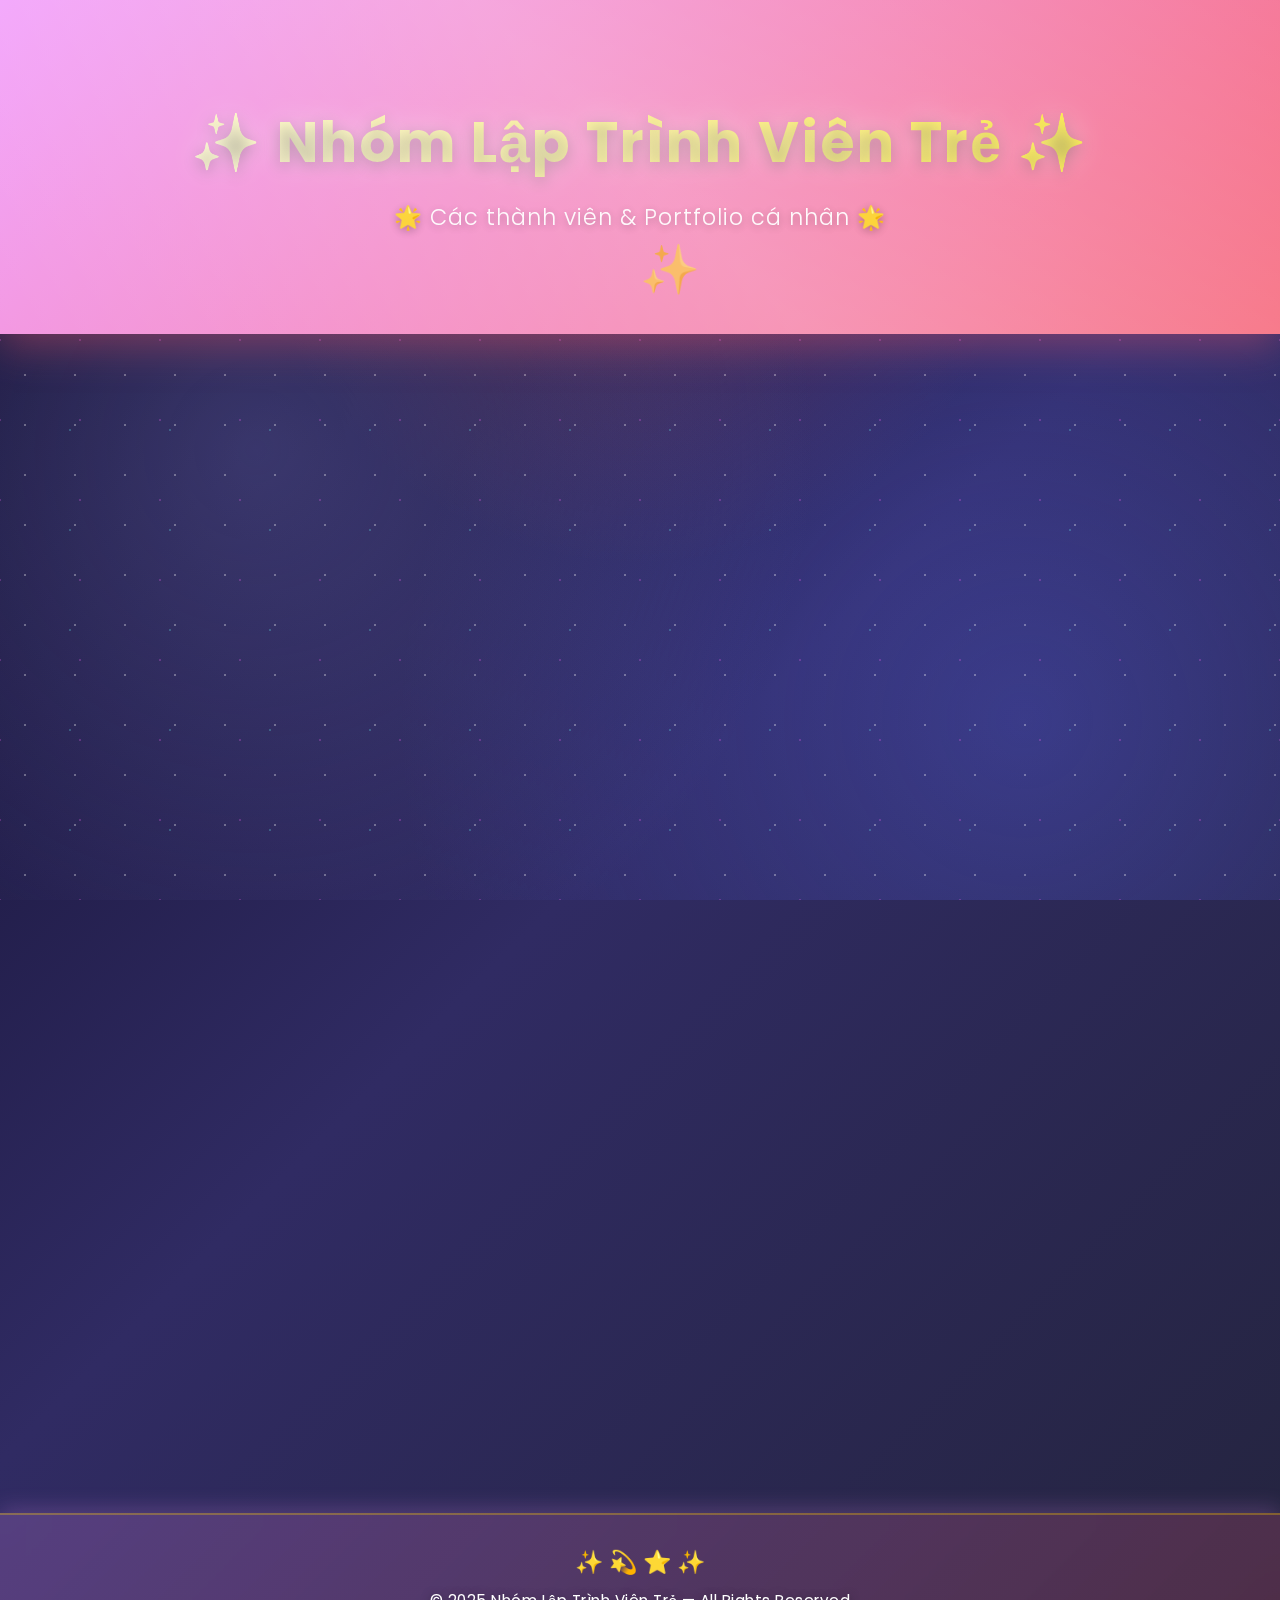
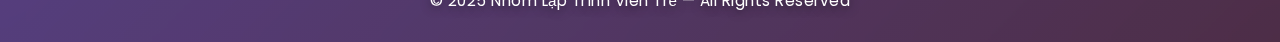
<file: index.html>
<!DOCTYPE html>
<html lang="vi">
<head>
  <meta charset="UTF-8">
  <meta name="viewport" content="width=device-width, initial-scale=1.0">
  <title>Nhóm Lập Trình - Portfolio</title>
  <link rel="stylesheet" href="style.css">
  <link rel="preconnect" href="https://fonts.googleapis.com">
  <link rel="preconnect" href="https://fonts.gstatic.com" crossorigin>
  <link href="https://fonts.googleapis.com/css2?family=Poppins:wght@300;400;500;600;700&display=swap" rel="stylesheet">
</head>
<body>
  <header class="hero">
    <h1>✨ Nhóm Lập Trình Viên Trẻ ✨</h1>
    <p>🌟 Các thành viên & Portfolio cá nhân 🌟</p>
  </header>

  <section class="team">
    <div class="member">
      <img src="Long/images/pic1.jpg" alt="Phạm Văn Phi Long">
      <h2>🎯 Phạm Văn Phi Long</h2>
      <p>Lập trình viên Java • Bảo mật hệ thống</p>
      <a href="Long/index.html" class="btn">Xem Portfolio</a>
    </div>

    <div class="member">
      <img src="Toan/Avatar.jpg" alt="Nguyễn Văn Trí Toàn">
      <h2>🎨 Nguyễn Văn Trí Toàn</h2>
      <p>Front-end Developer • UI/UX Designer</p>
      <a href="Toan/index.html" class="btn">Xem Portfolio</a>
    </div>

    <div class="member">
      <img src="Diem/z7128931301967_230b63c0507e60eb3133d0d8e2ec26f7.jpg" alt="Huỳnh Lê Ngọc Diễm">
      <h2>💻 Huỳnh Lê Ngọc Diễm</h2>
      <p>Full-stack Developer</p>
      <a href="Diem/index.html" class="btn">Xem Portfolio</a>
    </div>

    <div class="member">
      <img src="yen_Vy/images/z7148810647094_f52c935a895d34945e99031fc00b3aa8.jpg" alt="Trần Thị Yến Vy">
      <h2>⚡ Trần Thị Yến Vy</h2>
      <p>Developer</p>
      <a href="yen_Vy/PPortfolio.html" class="btn">Xem Portfolio</a>
    </div>

    <div class="member">
      <img src="Tuong Vy/images/tv.jpg" alt="Phạm Nguyễn Tường Vy">
      <h2>🚀 Phạm Nguyễn Tường Vy</h2>
      <p>Full-stack Developer</p>
      <a href="Tuong Vy/index.html" class="btn">Xem Portfolio</a>
    </div>
  </section>

  <footer>
    <p>© 2025 Nhóm Lập Trình Viên Trẻ — All Rights Reserved</p>
  </footer>
</body>
</html>
</file>
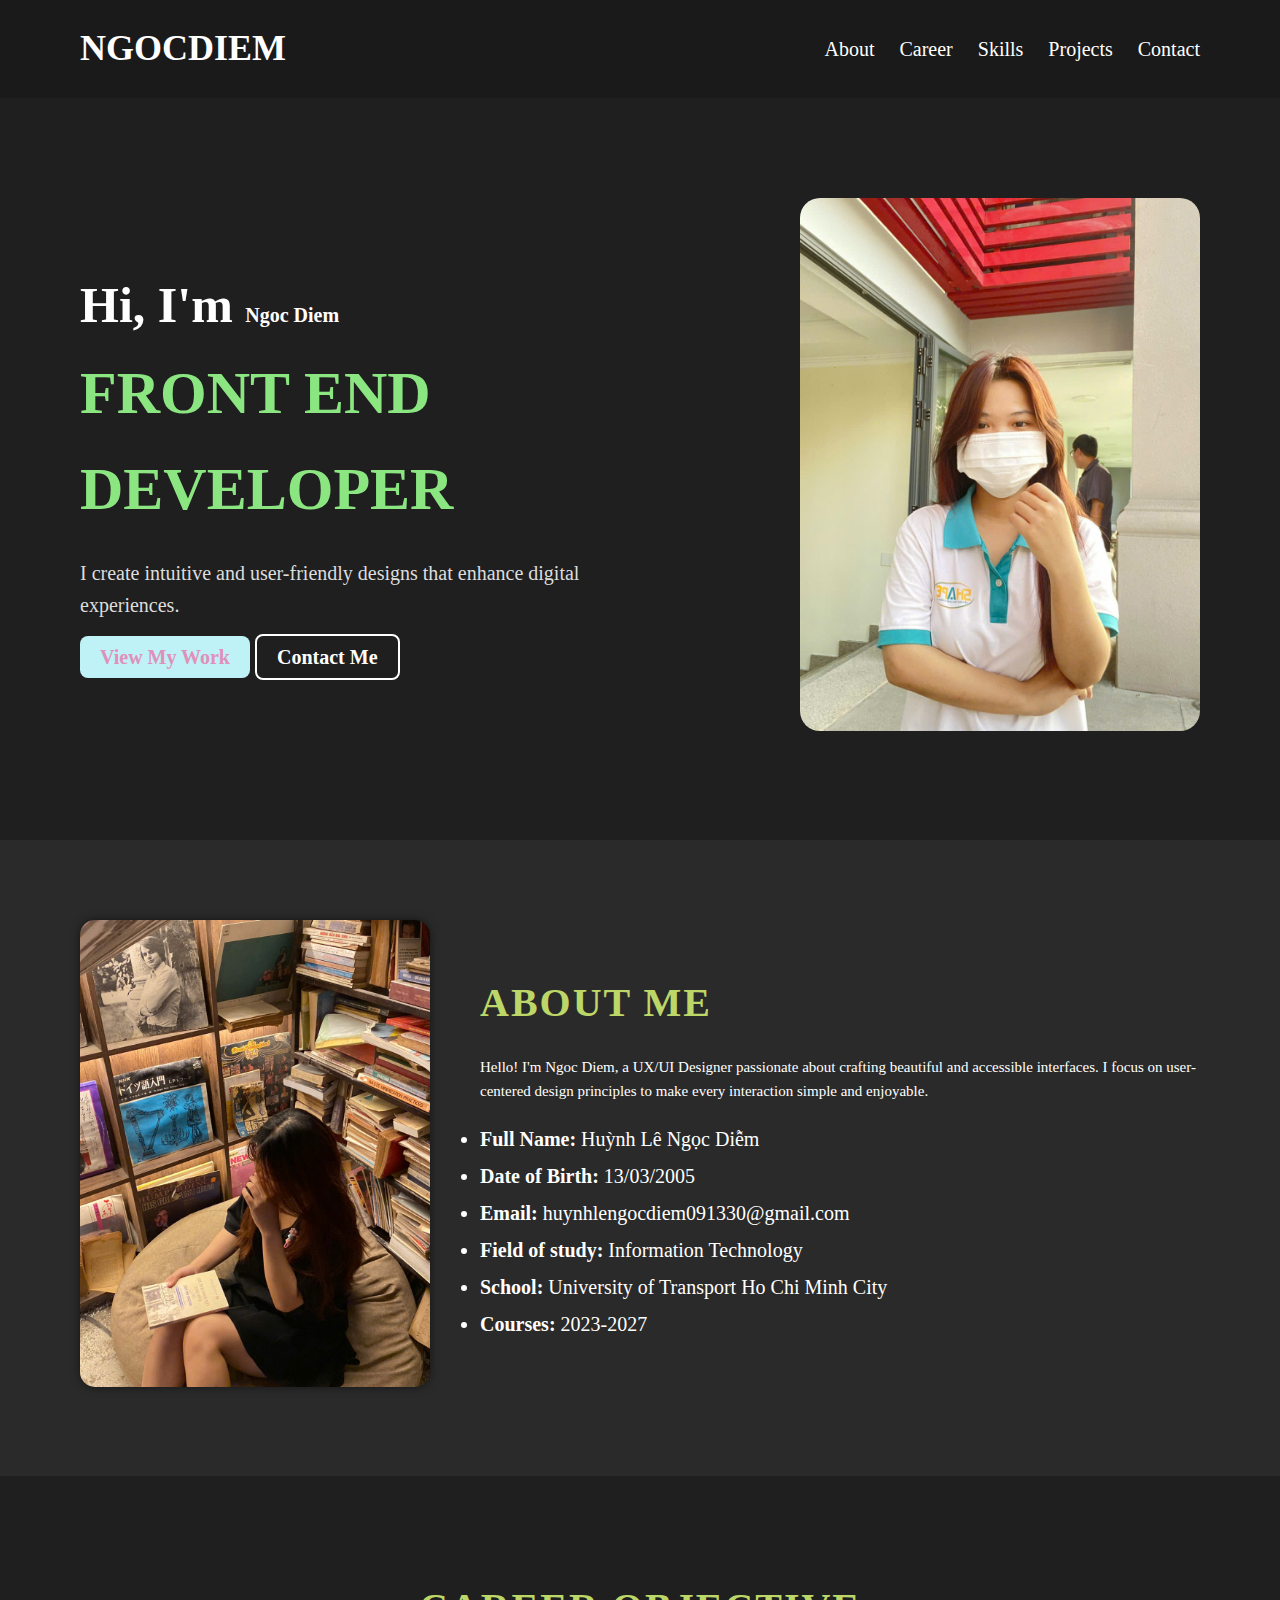
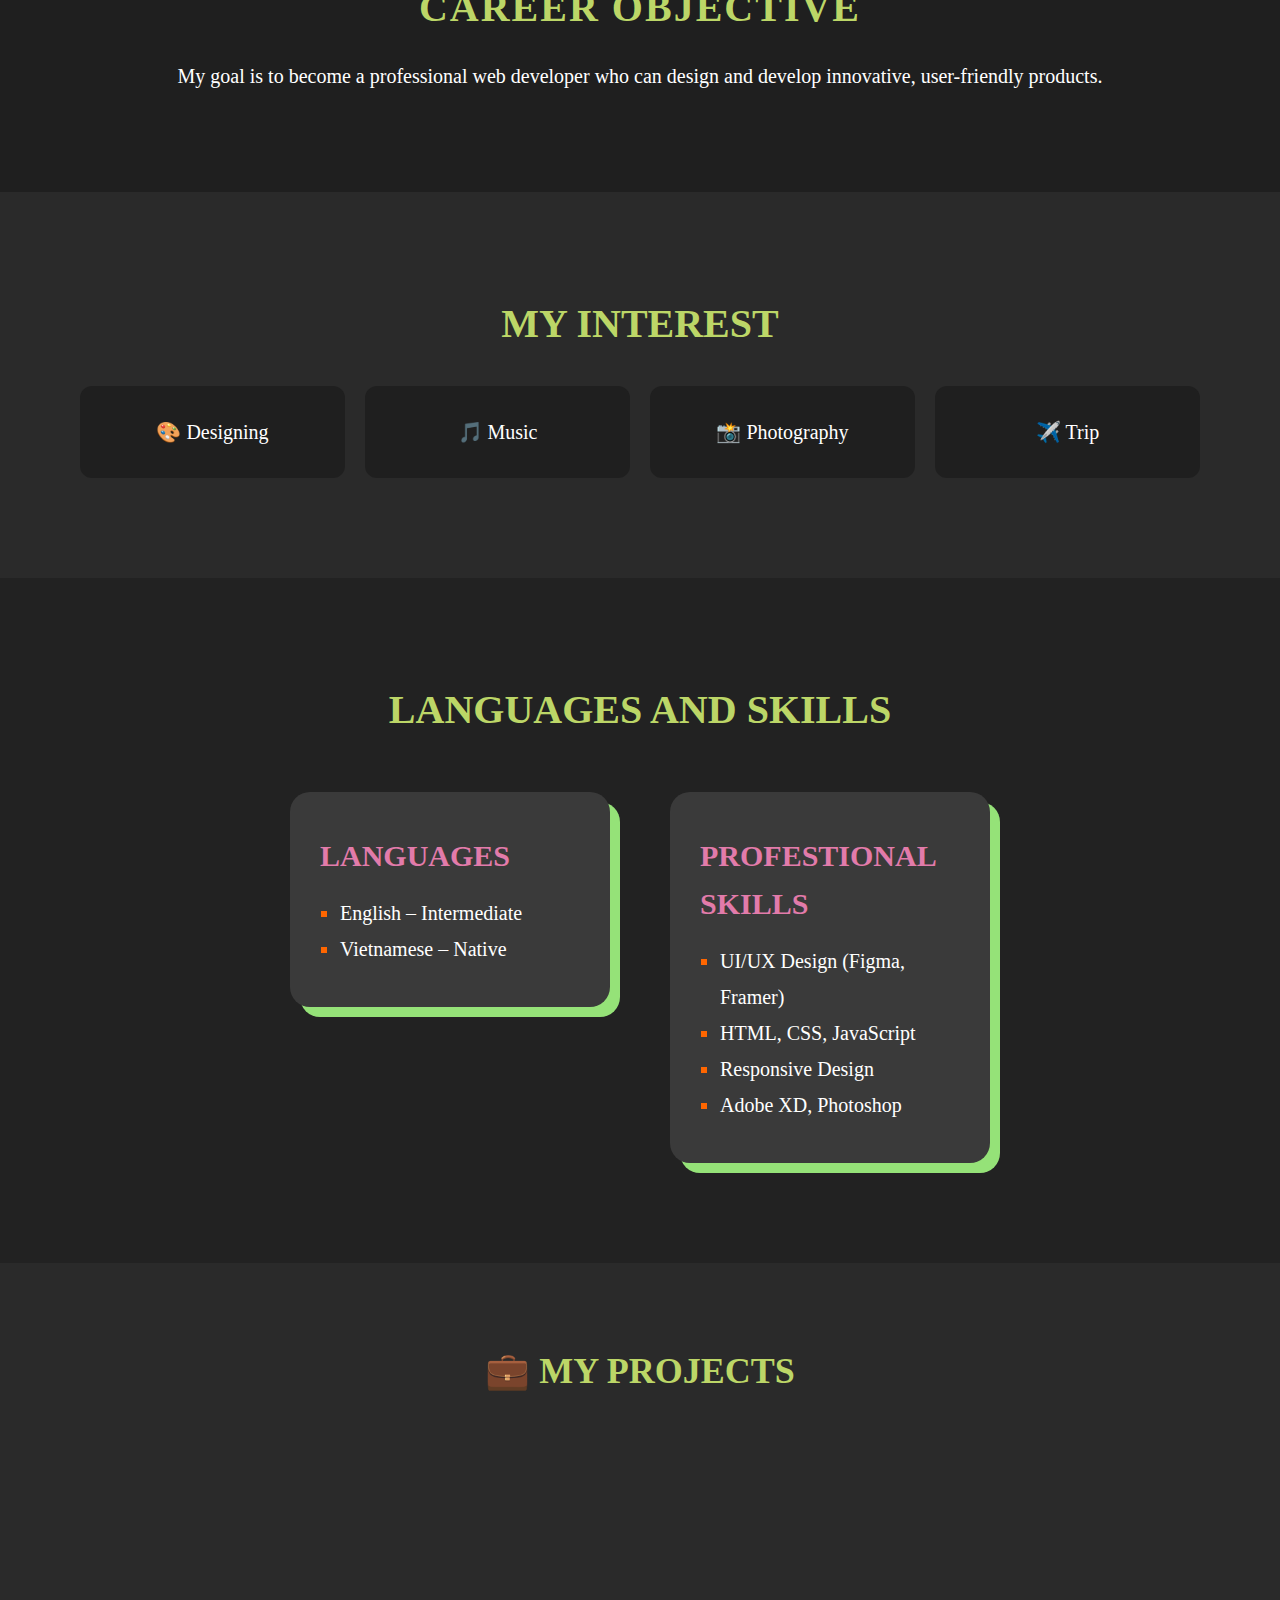
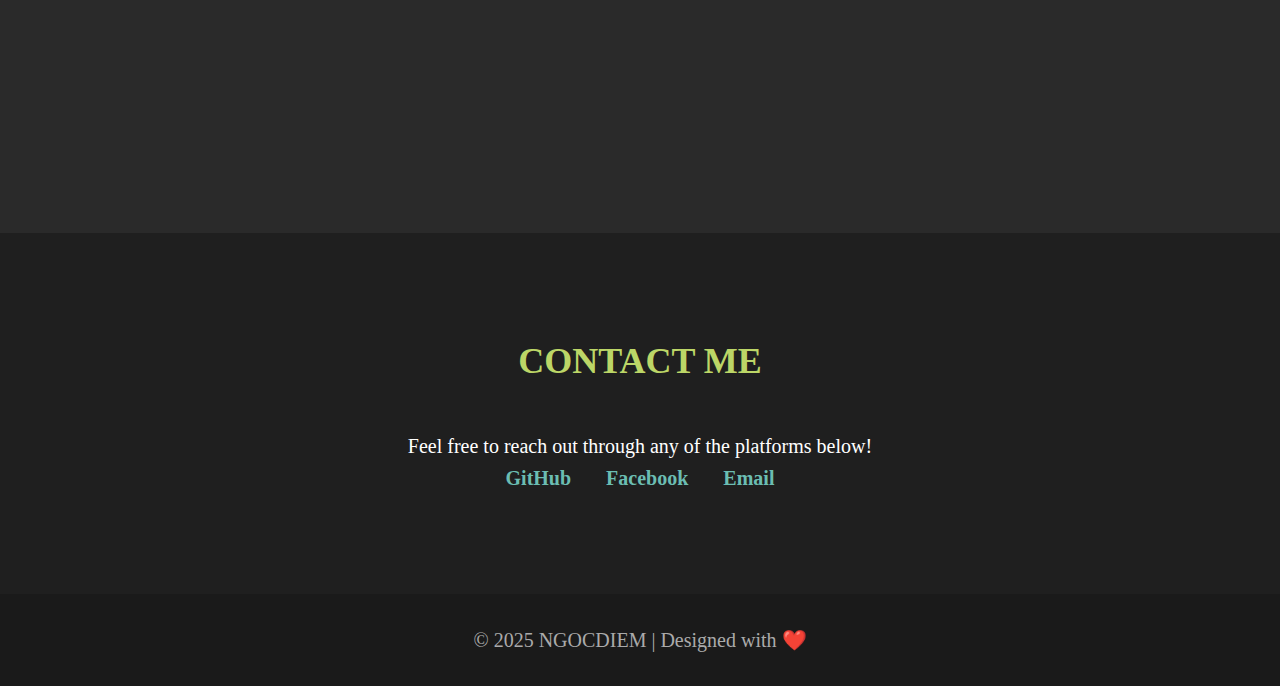
<file: Diem/index.html>
<!DOCTYPE html>
<html lang="en">
<head>
  <meta charset="UTF-8">
  <meta name="viewport" content="width=device-width, initial-scale=1.0">
  <title>Portfolio |    Ngoc Diem</title>
  <link rel="stylesheet" href="style.css">
</head>
<body>

  <header>
    <nav class="navbar">
      <h2 class="logo">NGOCDIEM
      </h2>
      <ul class="nav-links">
        <li><a href="#about">About</a></li>
        <li><a href="#career">Career</a></li>
        <li><a href="#skills">Skills</a></li>
        <li><a href="#projects">Projects</a></li>
        <li><a href="#contact">Contact</a></li>
      </ul>
    </nav>
  </header>

  <section class="hero">
    <div class="hero-text">
      <h1>Hi, I'm <span>Ngoc Diem</span></h1>
      <h2 class="highlight">FRONT END DEVELOPER</h2>
      <p>I create intuitive and user-friendly designs that enhance digital experiences.</p>
      <div class="buttons">
        <a href="#projects" class="btn">View My Work</a>
        <a href="#contact" class="btn-outline">Contact Me</a>
      </div>
    </div>
    <div class="hero-img">
      <img src="z7128931301967_230b63c0507e60eb3133d0d8e2ec26f7.jpg" alt="Ngoc Diem">
    </div>
  </section>

  <section id="about" class="about">
    <div class="about-img">
      <img src="z6672200523725_260a359fd110989032abdf35e4dd983c.jpg" alt="Ngoc Diem">
    </div>
    <div class="about-text">
      <h2>About Me</h2>
      <p>
        Hello! I'm Ngoc Diem, a UX/UI Designer passionate about crafting beautiful and accessible interfaces.
        I focus on user-centered design principles to make every interaction simple and enjoyable.
      </p>
      <ul class="personal-info">
        <li><strong>Full Name:</strong> Huỳnh Lê Ngọc Diễm</li>
        <li><strong>Date of Birth:</strong> 13/03/2005</li>
        <li><strong>Email:</strong> huynhlengocdiem091330@gmail.com</li>
        <li><strong>Field of study:</strong> Information Technology</li>
        <li><strong>School:</strong> University of Transport Ho Chi Minh City</li>
        <li><strong>Courses:</strong> 2023-2027</li>
        
      </ul>
    </div>
  </section>

  <section id="career" class="career">
    <h2>Career Objective</h2>
    <p>
      My goal is to become a professional web developer who can design and develop innovative, user-friendly products.
    </p>
  </section>

  <section id="interests" class="interests">
    <h2>MY INTEREST</h2>
    <div class="interest-grid">
      <div class="interest-card">🎨 Designing</div>
      <div class="interest-card">🎵 Music</div>
      <div class="interest-card">📸 Photography
        
      </div>
      <div class="interest-card">✈️ Trip</div>
    </div>
  </section>
<section id="skills" class="skills">
  <h2>LANGUAGES AND SKILLS</h2>

  <div class="skills-container">
    <div class="skill-card">
      <h3>LANGUAGES</h3>
      <ul>
        <li>English – Intermediate</li>
        <li>Vietnamese – Native</li>
      </ul>
    </div>

    <div class="skill-card">
      <h3>PROFESTIONAL SKILLS</h3>
      <ul>
        <li>UI/UX Design (Figma, Framer)</li>
        <li>HTML, CSS, JavaScript</li>
        <li>Responsive Design</li>
        <li>Adobe XD, Photoshop</li>
      </ul>
    </div>
  </div>
</section>


 <section id="projects" class="projects">
  <h2>💼 MY PROJECTS</h2>

  <div class="project-list">
    <div class="project-card purple">
      <h3>🌐 Sell Project</h3>
      <h4>Koi Fish Sales Web</h4>
      <p>
        Designed a user interface for warehouse management using Figma
        and implemented with React.
      </p>
      <a href="https://github.com/NgocDiemTH/Buyingtrip">[GitHub]</a>
    </div>

    <div class="project-card blue">
      <h3>Upcoming project: Building intelligent transportation system</h3>
      <h4>Intelligent Transportation system</h4>
      <p>
        Sensor and camera surveillance systems, intelligent traffic light control, 
        real-time traffic information, and development of public transport and green vehicles
      </p>
      <a href="#">[GitHub]</a>
    </div>
  </div>
</section>




  <section id="contact" class="contact">
    <h2>CONTACT ME</h2>
    <p>Feel free to reach out through any of the platforms below!</p>
    <div class="contact-links">
      <a href="https://github.com/NgocDiemTH" target="_blank">GitHub</a>
      <a href="https://www.facebook.com/share/14KwqYhuVWP/" target="_blank">Facebook</a>
      <a href="huynhlengocdiem091330@gmail.com">Email</a>
    </div>
  </section>

  
  <footer>
    <p>© 2025 NGOCDIEM | Designed with ❤️</p>
  </footer>
</body>
</html>
</file>
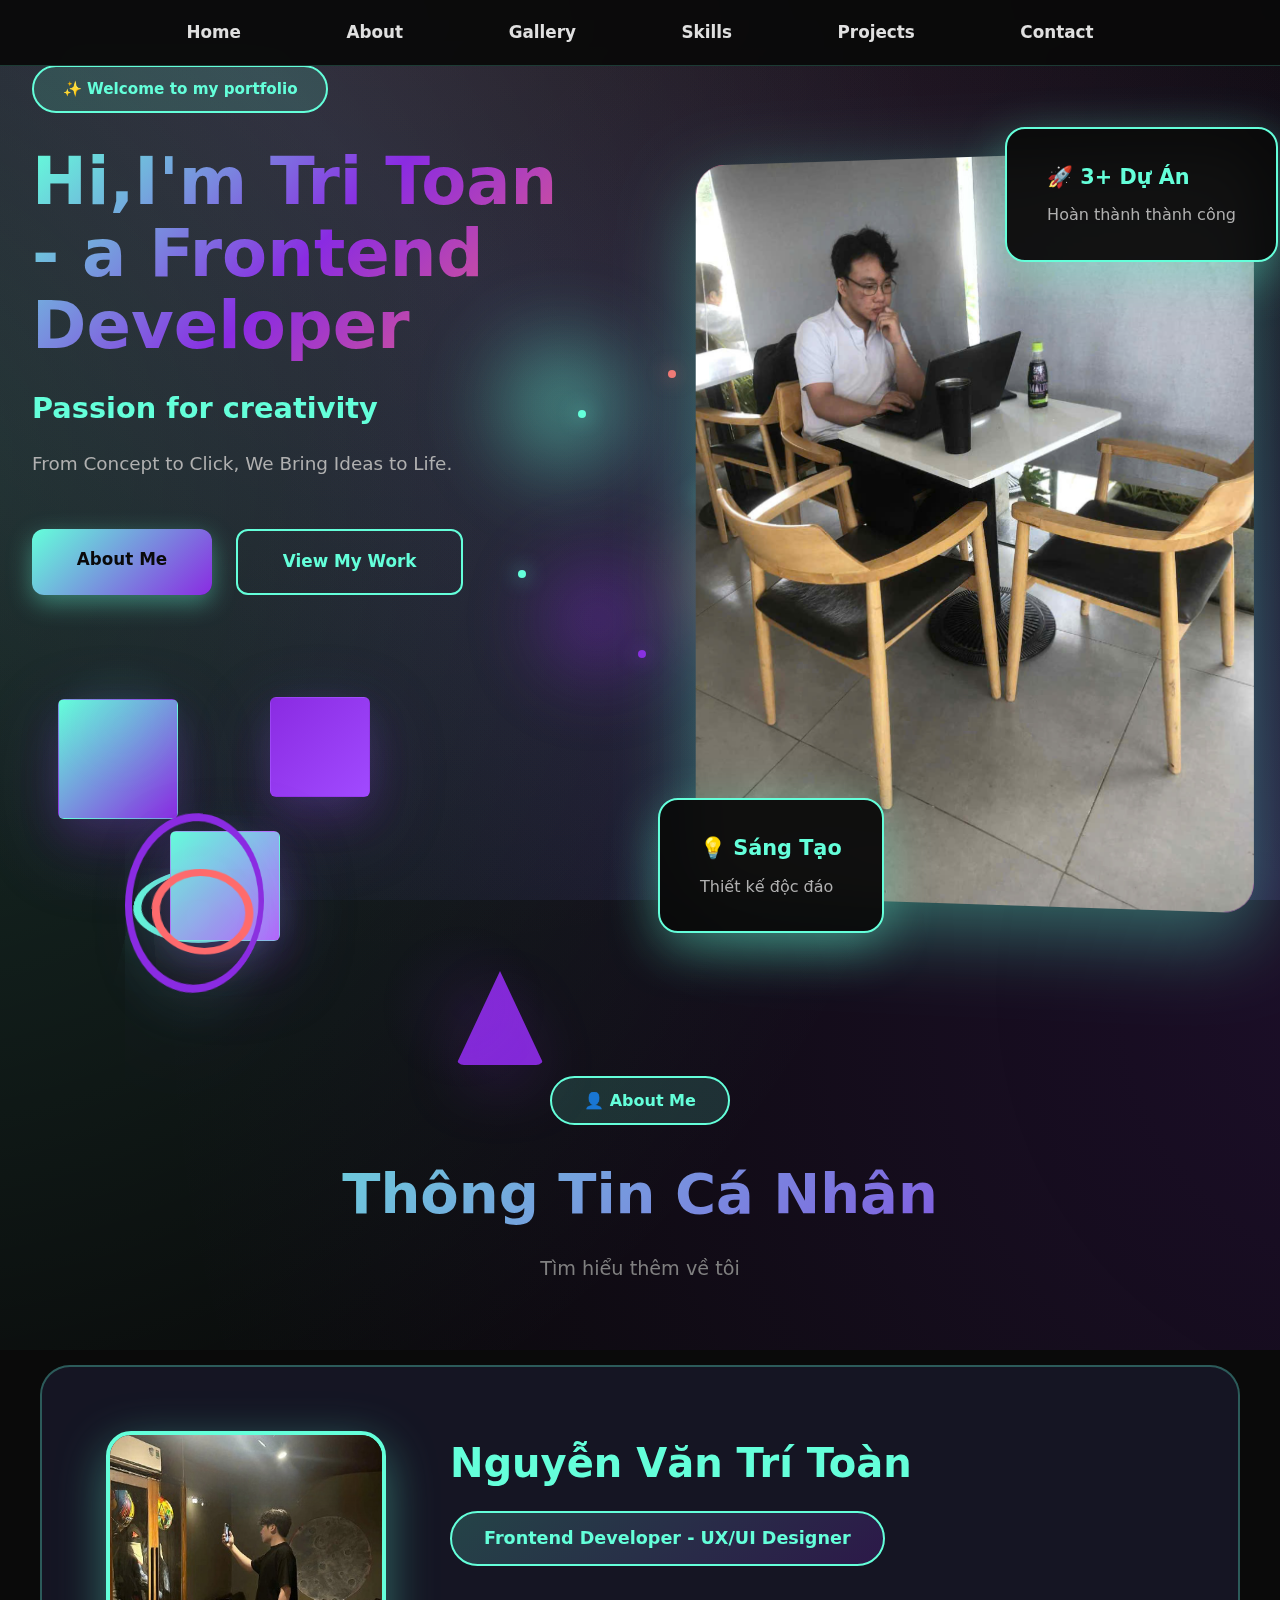
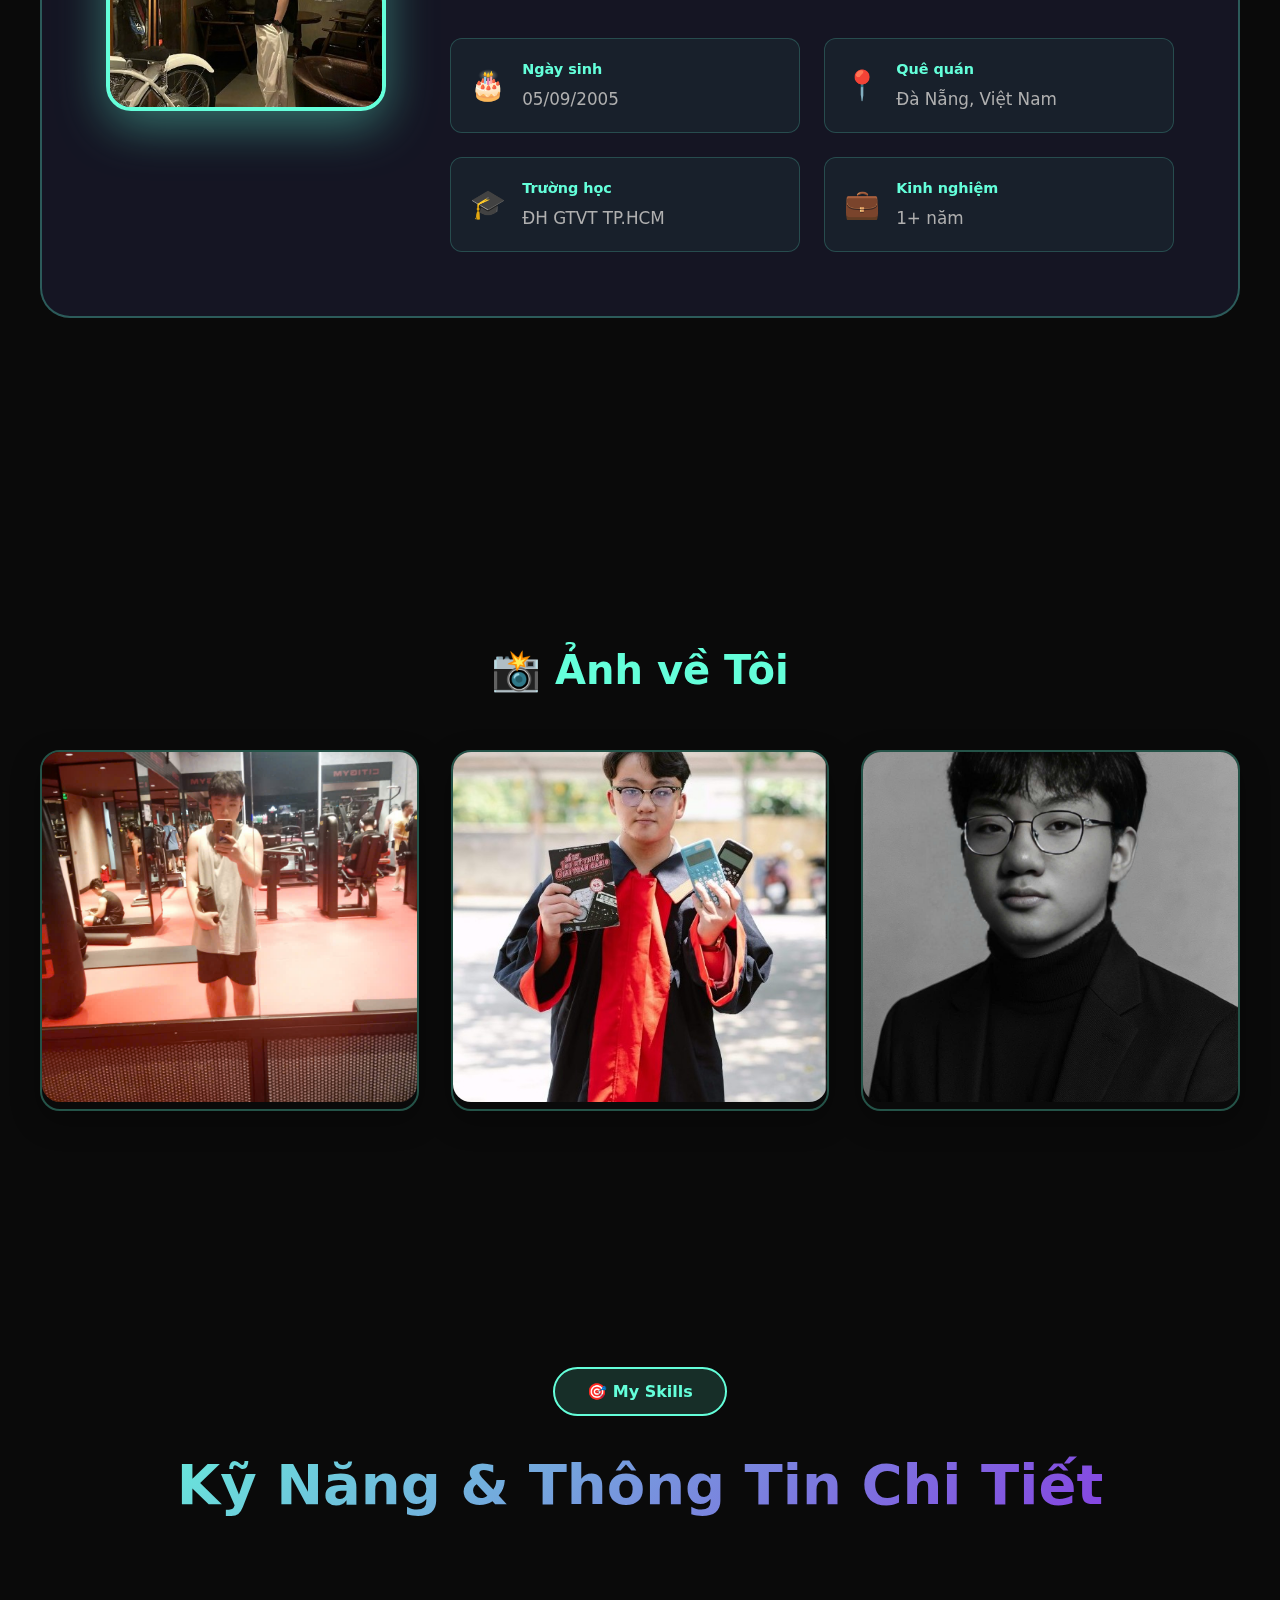
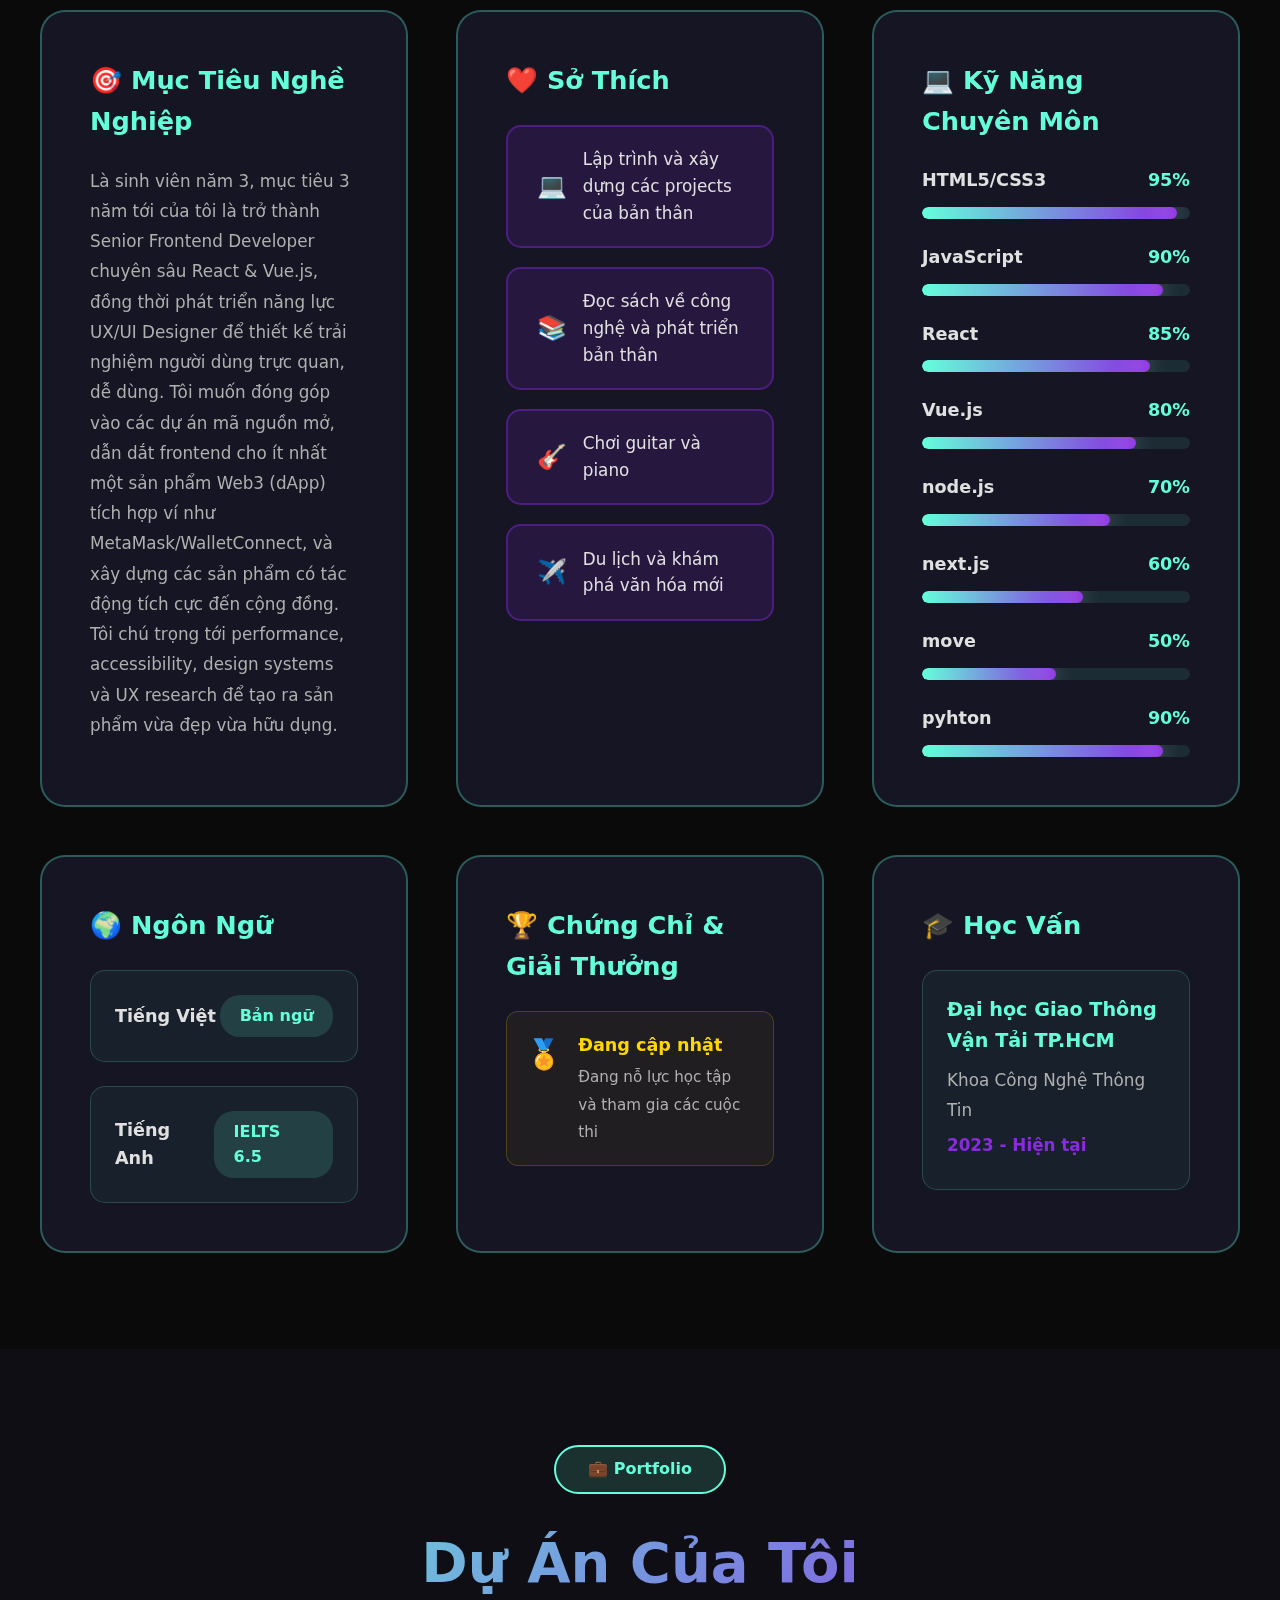
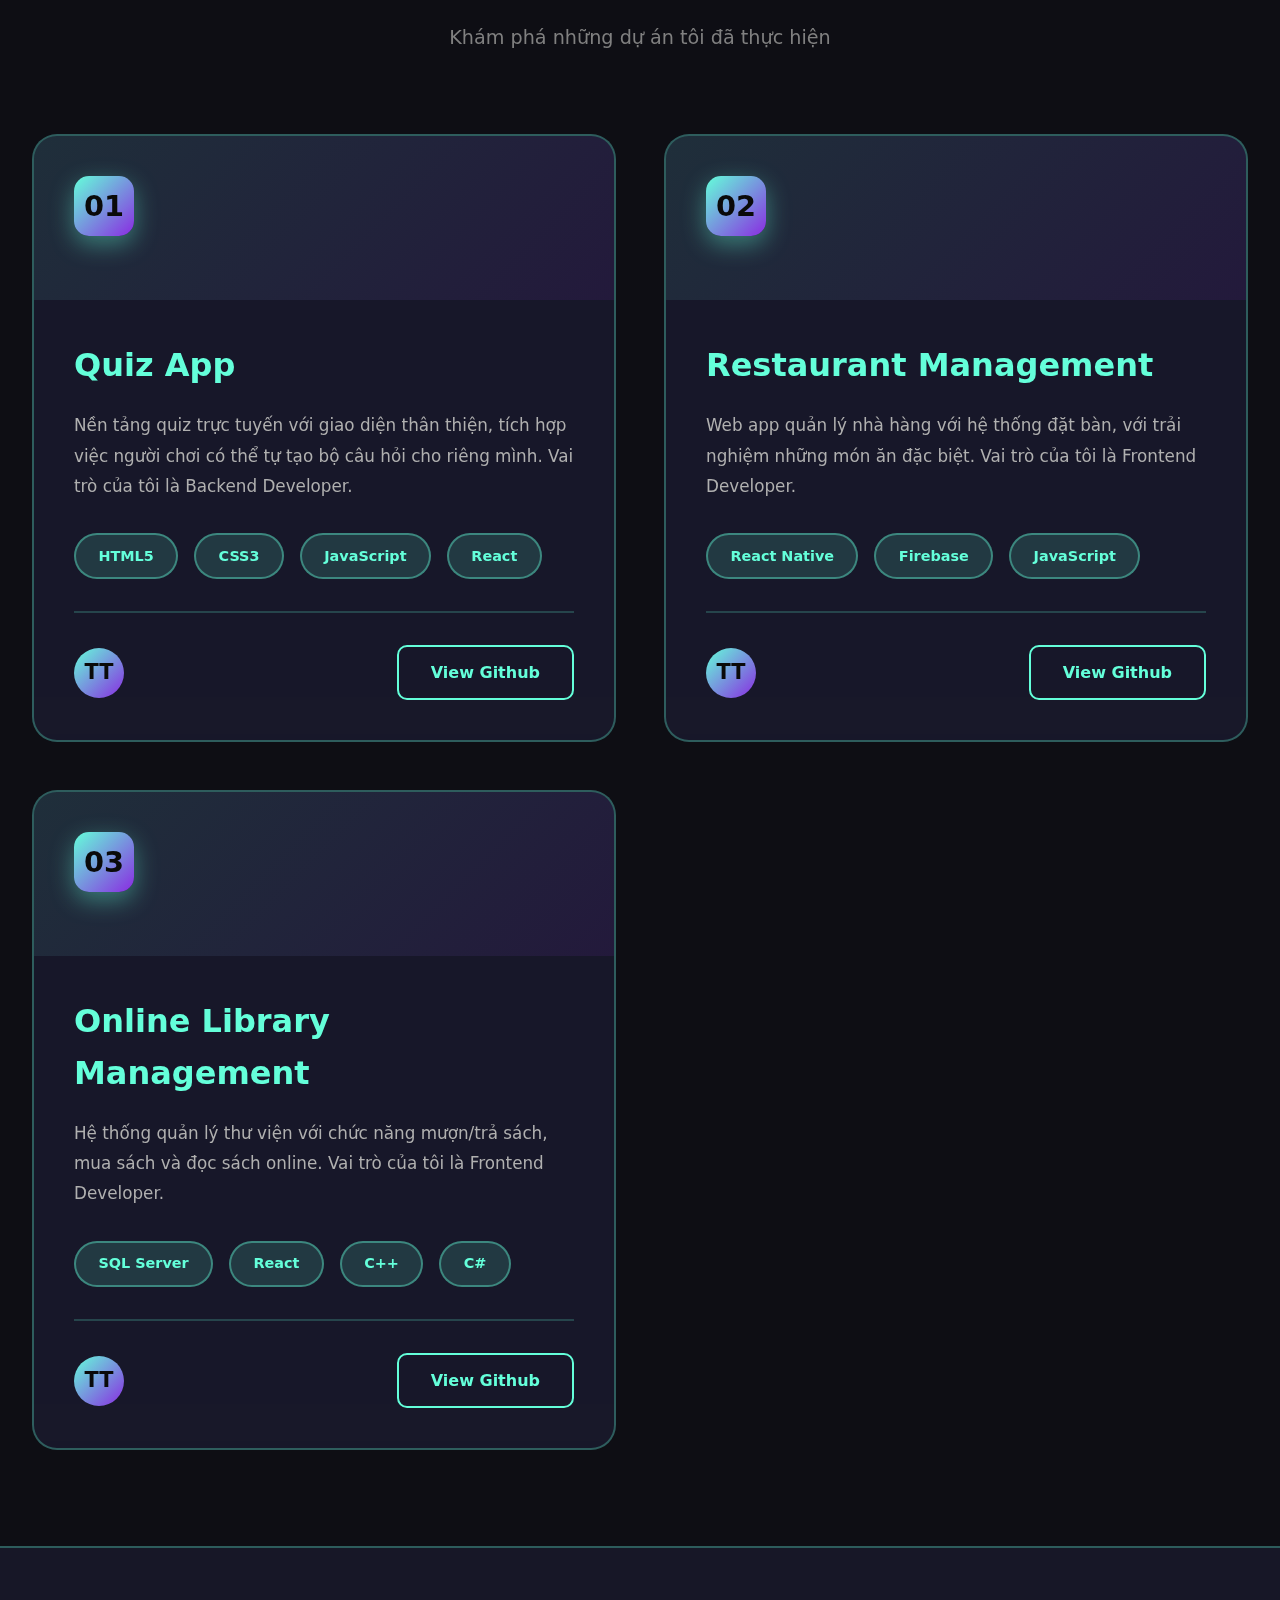
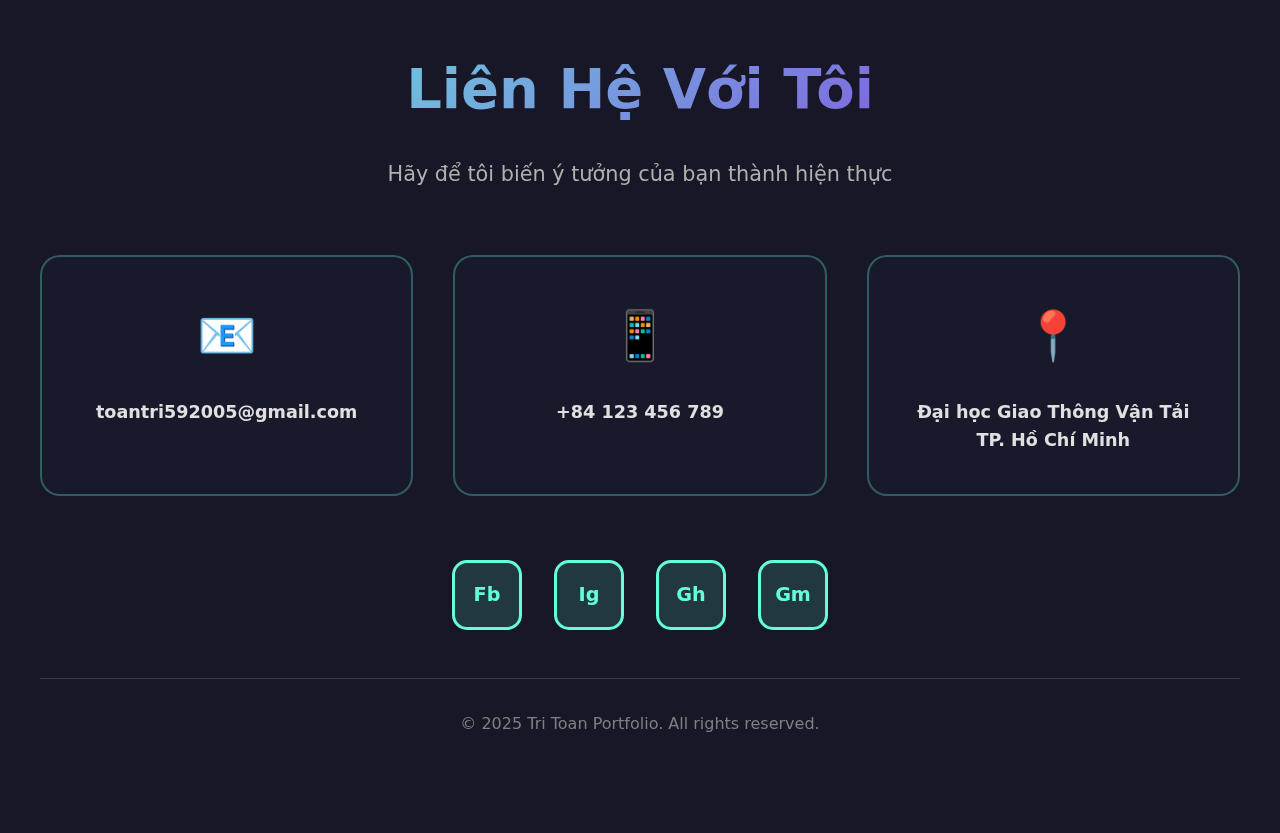
<file: Toan/index.html>
<!DOCTYPE html>
<html lang="vi">
<head>
    <meta charset="UTF-8">
    <meta name="viewport" content="width=device-width, initial-scale=1.0">
    <title>Tri Toan - Frontend Developer Portfolio</title>
    <link rel="stylesheet" href="styles.css">
</head>
<body>
    <div class="bg-animation"></div>

    <!-- Navigation -->
    <nav>
        <ul>
            <li><a href="#home">Home</a></li>
            <li><a href="#about">About</a></li>
            <li><a href="#gallery">Gallery</a></li>
            <li><a href="#skills">Skills</a></li>
            <li><a href="#project">Projects</a></li>
            <li><a href="#contact">Contact</a></li>
        </ul>
    </nav>

    <!-- Hero Section -->
    <section id="home">
        <div class="hero-content">
            <div class="hero-text">
                <span class="label">✨ Welcome to my portfolio</span>
                <h1>Hi,I'm Tri Toan - a Frontend Developer</h1>
                <p class="subtitle">Passion for creativity</p>
                <p class="description">
                    From Concept to Click, We Bring Ideas to Life.
                </p>
                <div class="hero-buttons">
                    <a href="#about" class="btn btn-primary">About Me</a>
                    <a href="#project" class="btn btn-secondary">View My Work</a>

                <!-- 3D Decorative Scene (paste vào inside .hero-content, trước .hero-visual) -->
        <div class="three-d-scene" aria-hidden="true">
            <div class="cubes">
                <div class="cube cube-1" style="--s:120px;">
                <span class="face"></span><span class="face"></span><span class="face"></span>
                <span class="face"></span><span class="face"></span><span class="face"></span>
            </div>
                <div class="cube cube-2" style="--s:100px;">
                <span class="face"></span><span class="face"></span><span class="face"></span>
                <span class="face"></span><span class="face"></span><span class="face"></span>
            </div>
                <div class="cube cube-3" style="--s:110px;">
                <span class="face"></span><span class="face"></span><span class="face"></span>
                <span class="face"></span><span class="face"></span><span class="face"></span>
            </div>
    </div>

    <div class="pyramid"></div>

  <div class="rings">
    <div class="ring ring-1"></div>
    <div class="ring ring-2"></div>
    <div class="ring ring-3"></div>
  </div>
</div>
                </div>
            </div>


            <div class="hero-visual">
                 <div class="magic-effects">
                    <div class="magic-orb orb-1"></div>
                    <div class="magic-orb orb-2"></div>
                    <div class="magic-orb orb-3"></div>
                    <div class="magic-particle particle-1"></div>
                    <div class="magic-particle particle-2"></div>
                    <div class="magic-particle particle-3"></div>
                    <div class="magic-particle particle-4"></div>
                    <div class="magic-particle particle-5"></div>
                </div>
                <div class="main-image-wrapper">
                    <img src="Banner.jpg" alt="Code">
                </div>
                <div class="floating-stats stat-1">
                    <h4>🚀 3+ Dự Án</h4>
                    <p>Hoàn thành thành công</p>
                </div>
                <div class="floating-stats stat-2">
                    <h4>💡 Sáng Tạo</h4>
                    <p>Thiết kế độc đáo</p>
                </div>
            </div>
        </div>
    </section>

    <!-- About Section - Basic Info -->
    <section id="about">
        <div class="section-header">
            <span class="section-label">👤 About Me</span>
            <h2>Thông Tin Cá Nhân</h2>
            <p class="section-subtitle">Tìm hiểu thêm về tôi</p>
        </div>

        <div class="info-container">
            <div class="profile-card">
                <div class="profile-image">
                    <img src="Avatar.jpg" alt="Nguyễn Văn Trí Toàn">
                </div>
                <div class="profile-details">
                    <h3>Nguyễn Văn Trí Toàn</h3>
                    <span class="profile-role">Frontend Developer - UX/UI Designer</span>
                    
                    <div class="basic-info-grid">
                        <div class="info-item">
                            <div class="info-icon">🎂</div>
                            <div class="info-content">
                                <strong>Ngày sinh</strong>
                                <span>05/09/2005</span>
                            </div>
                        </div>
                        <div class="info-item">
                            <div class="info-icon">📍</div>
                            <div class="info-content">
                                <strong>Quê quán</strong>
                                <span>Đà Nẵng, Việt Nam</span>
                            </div>
                        </div>
                        <div class="info-item">
                            <div class="info-icon">🎓</div>
                            <div class="info-content">
                                <strong>Trường học</strong>
                                <span>ĐH GTVT TP.HCM</span>
                            </div>
                        </div>
                        <div class="info-item">
                            <div class="info-icon">💼</div>
                            <div class="info-content">
                                <strong>Kinh nghiệm</strong>
                                <span>1+ năm</span>
                            </div>
                        </div>
                    </div>
                </div>
            </div>
        </div>
    </section>

    <!-- Photo Gallery Section -->
    <section id="gallery">
        <div class="photo-gallery">
            <h2 class="gallery-title">📸 Ảnh về Tôi</h2>
            <div class="gallery-grid">
                <div class="gallery-item">
                    <img src="image_01.jpg" alt="Sports - Gym">
                    <div class="gallery-info-card">
                         <h4>💪 Đam Mê Thể Thao</h4>
                         <p>Tập gym thường xuyên để rèn luyện sức khỏe và tinh thần. Thể thao giúp tôi duy trì năng lượng tích cực cho công việc hàng ngày.</p>
                         <span class="card-tag">Gym & Fitness</span>
                    </div>
                </div>
                <div class="gallery-item">
                    <img src="image_02.jpg" alt="High school graduate">
                    <div class="gallery-info-card">
                         <h4>🎓 Tốt Nghiệp THPT</h4>
                         <p>Khoảnh khắc đáng nhớ trong ngày lễ tốt nghiệp trung học. Đây là bước ngoặt quan trọng mở ra hành trình theo đuổi đam mê công nghệ.</p>
                         <span class="card-tag">Milestone</span>
                    </div>
                </div>
                <div class="gallery-item">
                    <img src="image_03.jpg" alt="Potrait">
                    <div class="gallery-info-card">
                         <h4>📸 Chân Dung</h4>
                         <p>Ảnh chụp ở studio đánh dấu cột mốc sinh nhật năm 20 tuổi.</p>
                         <span class="card-tag">Professional</span>
                    </div>
                </div>
            </div>
        </div>
    </section>

    <!-- Skills & Details Section -->
    <section id="skills">
        <div class="section-header">
            <span class="section-label">🎯 My Skills</span>
            <h2>Kỹ Năng & Thông Tin Chi Tiết</h2>
        </div>

        <div class="details-grid">
            <!-- Career Goals -->
            <div class="detail-card">
                <h4>🎯 Mục Tiêu Nghề Nghiệp</h4>
                <p>Là sinh viên năm 3, mục tiêu 3 năm tới của tôi là trở thành Senior Frontend Developer chuyên sâu React & Vue.js, đồng thời phát triển năng lực UX/UI Designer để thiết kế trải nghiệm người dùng trực quan, dễ dùng. Tôi muốn đóng góp vào các dự án mã nguồn mở, dẫn dắt frontend cho ít nhất một sản phẩm Web3 (dApp) tích hợp ví như MetaMask/WalletConnect, và xây dựng các sản phẩm có tác động tích cực đến cộng đồng. Tôi chú trọng tới performance, accessibility, design systems và UX research để tạo ra sản phẩm vừa đẹp vừa hữu dụng.</p>
            </div>

            <!-- Hobbies -->
            <div class="detail-card">
                <h4>❤️ Sở Thích</h4>
                <div class="hobbies-list">
                    <div class="hobby-item">
                        <span class="hobby-icon">💻</span>
                        <span>Lập trình và xây dựng các projects của bản thân</span>
                    </div>
                    <div class="hobby-item">
                        <span class="hobby-icon">📚</span>
                        <span>Đọc sách về công nghệ và phát triển bản thân</span>
                    </div>
                    <div class="hobby-item">
                        <span class="hobby-icon">🎸</span>
                        <span>Chơi guitar và piano</span>
                    </div>
                    <div class="hobby-item">
                        <span class="hobby-icon">✈️</span>
                        <span>Du lịch và khám phá văn hóa mới</span>
                    </div>
                </div>
            </div>

            <!-- Technical Skills -->
            <div class="detail-card">
                <h4>💻 Kỹ Năng Chuyên Môn</h4>
                <div class="skills-list">
                    <div class="skill-item">
                        <div class="skill-header">
                            <span class="skill-name">HTML5/CSS3</span>
                            <span class="skill-percent">95%</span>
                        </div>
                        <div class="skill-bar">
                            <div class="skill-level" style="width: 95%"></div>
                        </div>
                    </div>
                    <div class="skill-item">
                        <div class="skill-header">
                            <span class="skill-name">JavaScript</span>
                            <span class="skill-percent">90%</span>
                        </div>
                        <div class="skill-bar">
                            <div class="skill-level" style="width: 90%"></div>
                        </div>
                    </div>
                    <div class="skill-item">
                        <div class="skill-header">
                            <span class="skill-name">React</span>
                            <span class="skill-percent">85%</span>
                        </div>
                        <div class="skill-bar">
                            <div class="skill-level" style="width: 85%"></div>
                        </div>
                    </div>
                    <div class="skill-item">
                        <div class="skill-header">
                            <span class="skill-name">Vue.js</span>
                            <span class="skill-percent">80%</span>
                        </div>
                        <div class="skill-bar">
                            <div class="skill-level" style="width: 80%"></div>
                        </div>
                    </div>
                    <div class="skill-item">
                        <div class="skill-header">
                            <span class="skill-name">node.js</span>
                            <span class="skill-percent">70%</span>
                        </div>
                        <div class="skill-bar">
                            <div class="skill-level" style="width: 70%"></div>
                        </div>
                    </div>
                    <div class="skill-item">
                        <div class="skill-header">
                            <span class="skill-name">next.js</span>
                            <span class="skill-percent">60%</span>
                        </div>
                        <div class="skill-bar">
                            <div class="skill-level" style="width: 60%"></div>
                        </div>
                    </div>
                    <div class="skill-item">
                        <div class="skill-header">
                            <span class="skill-name">move</span>
                            <span class="skill-percent">50%</span>
                        </div>
                        <div class="skill-bar">
                            <div class="skill-level" style="width: 50%"></div>
                        </div>
                    </div>
                    <div class="skill-item">
                        <div class="skill-header">
                            <span class="skill-name">pyhton</span>
                            <span class="skill-percent">90%</span>
                        </div>
                        <div class="skill-bar">
                            <div class="skill-level" style="width: 90%"></div>
                        </div>
                    </div>
                </div>
            </div>

            <!-- Languages -->
            <div class="detail-card">
                <h4>🌍 Ngôn Ngữ</h4>
                <div class="languages-grid">
                    <div class="language-item">
                        <span class="language-name">Tiếng Việt</span>
                        <span class="language-level">Bản ngữ</span>
                    </div>
                    <div class="language-item">
                        <span class="language-name">Tiếng Anh</span>
                        <span class="language-level">IELTS 6.5</span>
                    </div>
                </div>
            </div>

            <!-- Achievements -->
            <div class="detail-card">
                <h4>🏆 Chứng Chỉ & Giải Thưởng</h4>
                <div class="achievements-list">
                    <div class="achievement-item">
                        <span class="achievement-icon">🏅</span>
                        <div>
                            <strong>Đang cập nhật</strong>
                            <p>Đang nỗ lực học tập và tham gia các cuộc thi</p>
                        </div>
                    </div>
                </div>
            </div>

            <!-- Education -->
            <div class="detail-card">
                <h4>🎓 Học Vấn</h4>
                <div class="education-item">
                    <strong>Đại học Giao Thông Vận Tải TP.HCM</strong>
                    <p>Khoa Công Nghệ Thông Tin</p>
                    <p class="education-year">2023 - Hiện tại</p>
                </div>
            </div>
        </div>
    </section>

    <!-- Projects Section -->
    <section id="project">
        <div class="section-header">
            <span class="section-label">💼 Portfolio</span>
            <h2>Dự Án Của Tôi</h2>
            <p class="section-subtitle">
                Khám phá những dự án tôi đã thực hiện
            </p>
        </div>

        <div class="projects-grid">
            <!-- Project 1 -->
            <div class="project-card">
                <div class="project-header">
                    <div class="project-number">01</div>
                </div>
                <div class="project-content">
                    <h3>Quiz App</h3>
                    <p class="project-description">
                        Nền tảng quiz trực tuyến với giao diện thân thiện, 
                        tích hợp việc người chơi có thể tự tạo bộ câu hỏi cho riêng mình.
                        Vai trò của tôi là Backend Developer.
                    </p>
                    <div class="tech-stack">
                        <span class="tech-tag">HTML5</span>
                        <span class="tech-tag">CSS3</span>
                        <span class="tech-tag">JavaScript</span>
                        <span class="tech-tag">React</span>
                    </div>
                    <div class="project-footer">
                        <div class="author-info">
                            <div class="author-avatar">TT</div>
                        </div>
                        <a href="https://github.com/phint24/Quiz" target="_blank" class="github-link">
                            View Github
                        </a>
                    </div>
                </div>
            </div>

            <!-- Project 2 -->
            <div class="project-card">
                <div class="project-header">
                    <div class="project-number">02</div>
                </div>
                <div class="project-content">
                    <h3>Restaurant Management</h3>
                    <p class="project-description">
                        Web app quản lý nhà hàng với hệ thống đặt bàn, 
                        với trải nghiệm những món ăn đặc biệt. Vai trò của tôi là
                        Frontend Developer.
                    </p>
                    <div class="tech-stack">
                        <span class="tech-tag">React Native</span>
                        <span class="tech-tag">Firebase</span>
                        <span class="tech-tag">JavaScript</span>
                    </div>
                    <div class="project-footer">
                        <div class="author-info">
                            <div class="author-avatar">TT</div>
                        </div>
                        <a href="https://github.com/Menh1505/Restaurant-Management" target="_blank" class="github-link">
                            View Github
                        </a>
                    </div>
                </div>
            </div>

            <!-- Project 3 -->
            <div class="project-card">
                <div class="project-header">
                    <div class="project-number">03</div>
                </div>
                <div class="project-content">
                    <h3>Online Library Management</h3>
                    <p class="project-description">
                        Hệ thống quản lý thư viện với chức năng mượn/trả sách, 
                        mua sách và đọc sách online. Vai trò của tôi là Frontend Developer.
                    </p>
                    <div class="tech-stack">
                        <span class="tech-tag">SQL Server</span>
                        <span class="tech-tag">React</span>
                        <span class="tech-tag">C++</span>
                        <span class="tech-tag">C#</span>
                    </div>
                    <div class="project-footer">
                        <div class="author-info">
                            <div class="author-avatar">TT</div>
                        </div>
                        <a href="https://github.com/ToanTri/Online-Library" target="_blank" class="github-link">
                            View Github
                        </a>
                    </div>
                </div>
            </div>
        </div>
    </section>

    <!-- Contact Footer -->
    <footer id="contact">
        <h2>Liên Hệ Với Tôi</h2>
        <p class="contact-subtitle">
            Hãy để tôi biến ý tưởng của bạn thành hiện thực
        </p>
        <div class="contact-info">
            <div class="contact-grid">
                <div class="contact-item">
                    <div class="contact-icon">📧</div>
                    <p>toantri592005@gmail.com</p>
                </div>
                <div class="contact-item">
                    <div class="contact-icon">📱</div>
                    <p>+84 123 456 789</p>
                </div>
                <div class="contact-item">
                    <div class="contact-icon">📍</div>
                    <p>Đại học Giao Thông Vận Tải TP. Hồ Chí Minh</p>
                </div>
            </div>
            
            <div class="social-links">
                <a href="#" title="Facebook">Fb</a>
                <a href="#" title="Instagram">Ig</a>
                <a href="https://github.com/ToanTri" title="GitHub" target="_blank">Gh</a>
                <a href="https://mail.google.com/mail/u/0/?hl=vi#inbox" title="Gmail" target="_blank">Gm</a>
            </div>

            <div class="copyright">
                <p>© 2025 Tri Toan Portfolio. All rights reserved.</p>
            </div>
        </div>
    </footer>
</body>
</html>
</file>
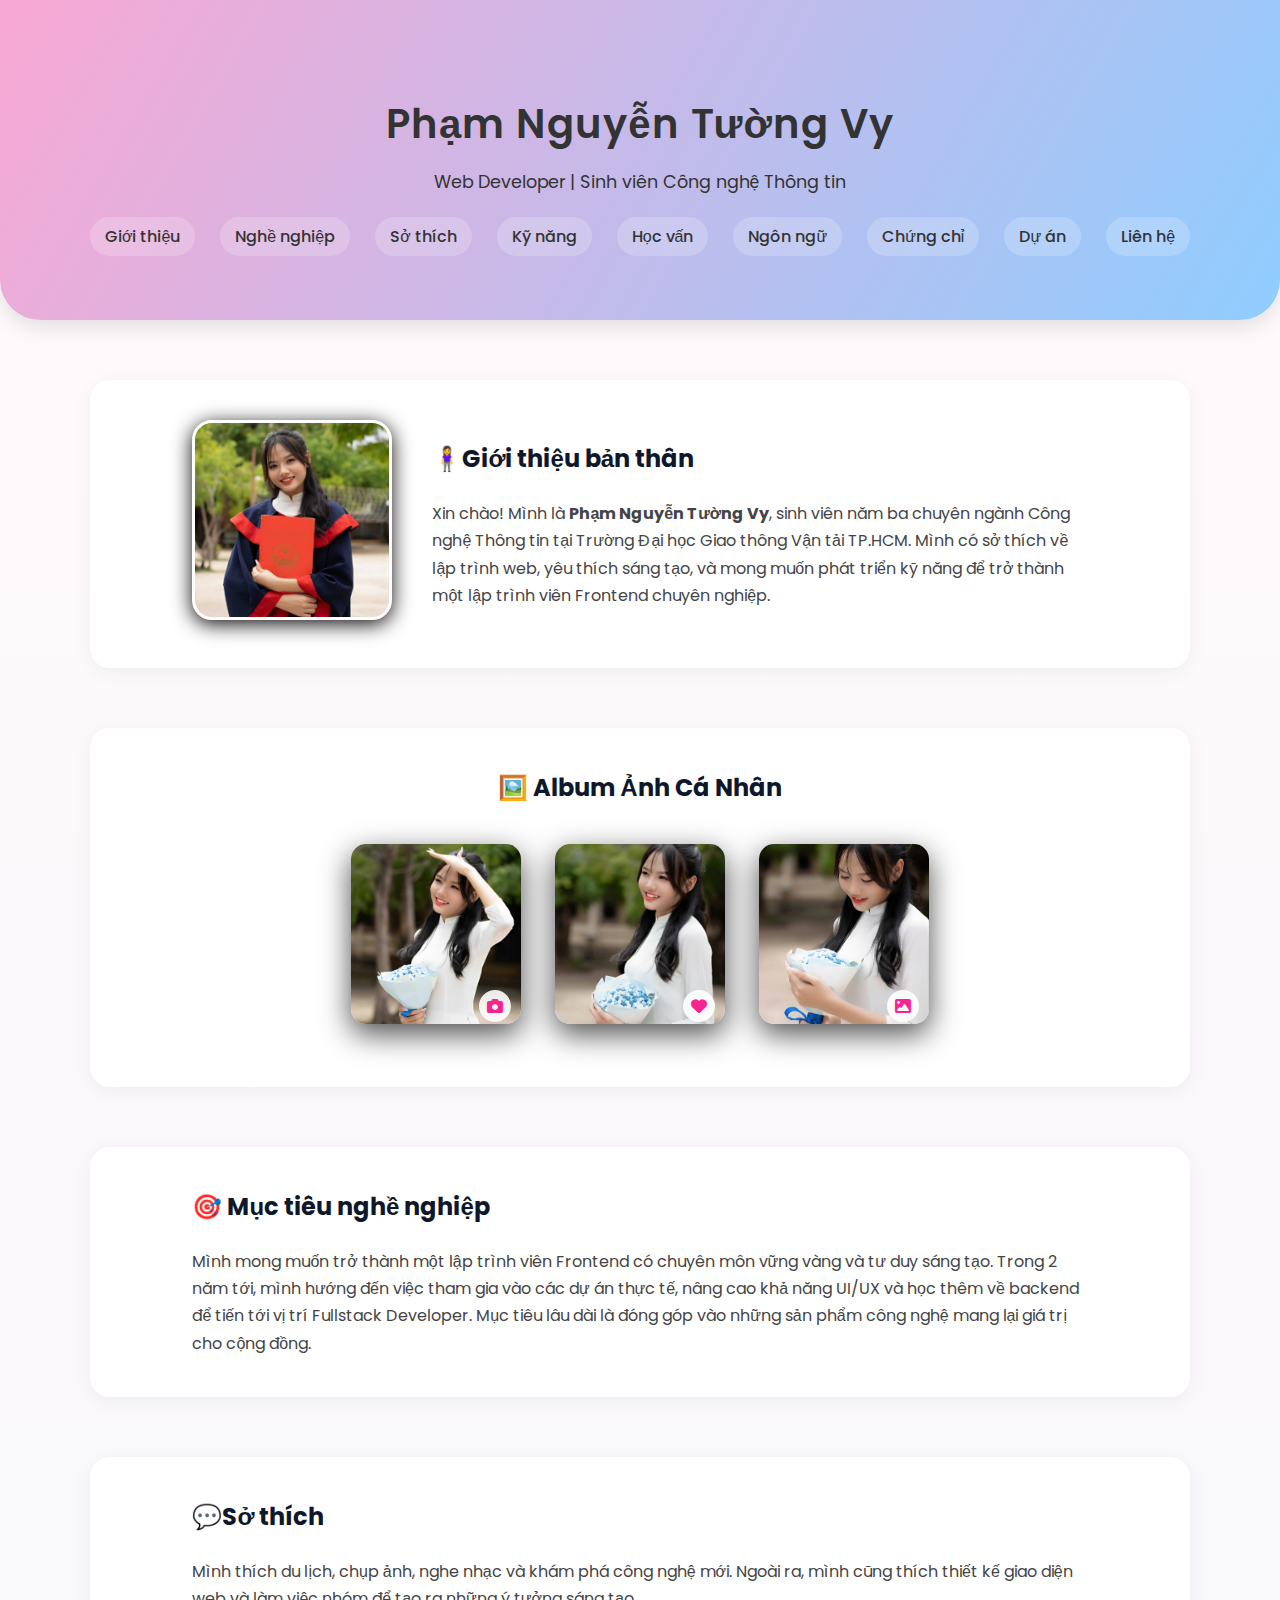
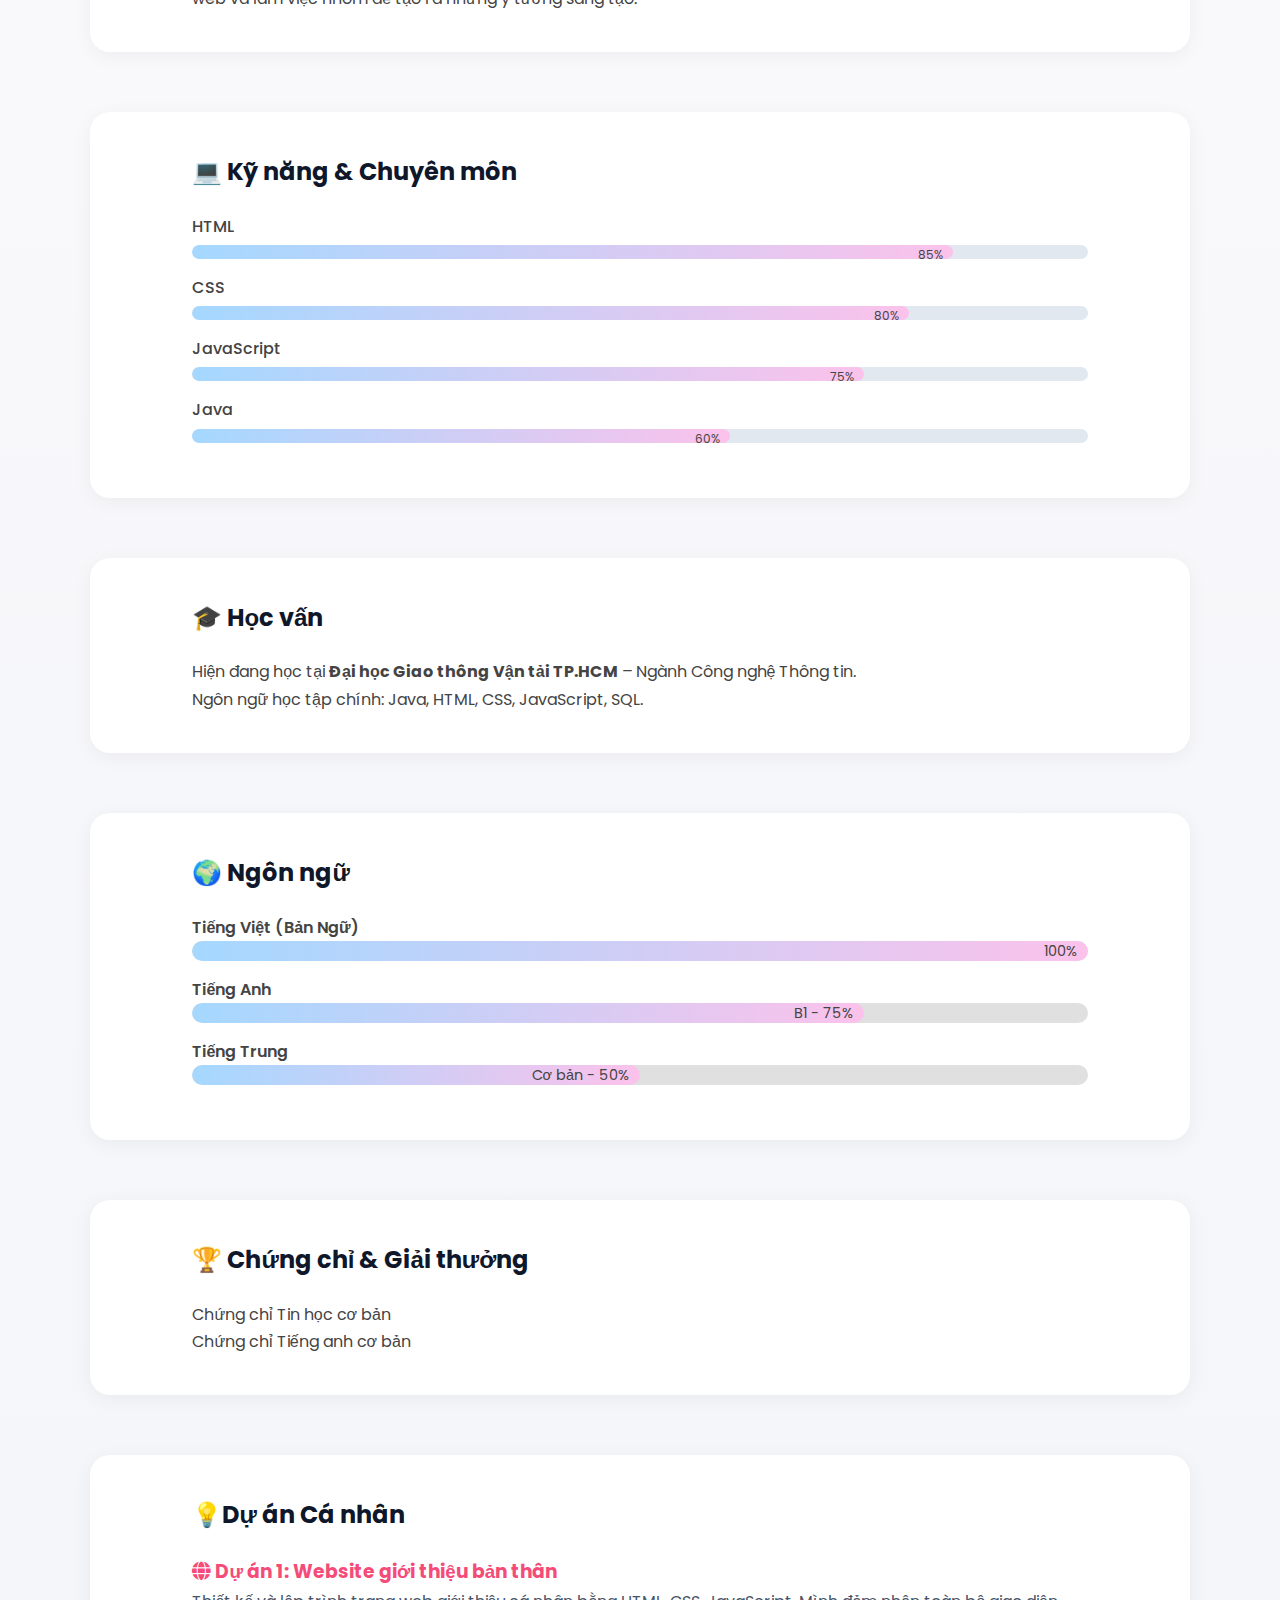
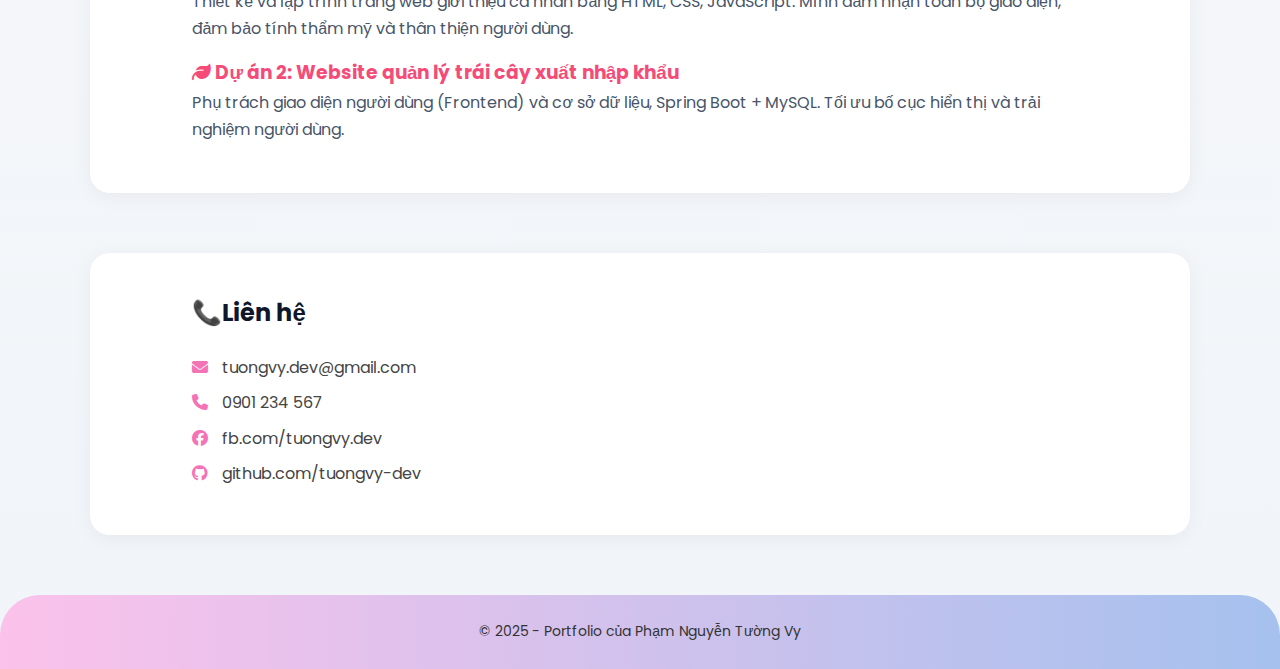
<file: Tuong Vy/index.html>
<!DOCTYPE html>
<html lang="vi">
  <head>
    <meta charset="UTF-8" />
    <meta name="viewport" content="width=device-width, initial-scale=1.0" />
    <title>Portfolio - Phạm Nguyễn Tường Vy</title>
    <link rel="stylesheet" href="style.css" />
    <link
      href="https://fonts.googleapis.com/css2?family=Poppins:wght@300;400;600&display=swap"
      rel="stylesheet"
    />
    <link
      rel="stylesheet"
      href="https://cdnjs.cloudflare.com/ajax/libs/font-awesome/6.5.0/css/all.min.css"
    />
  </head>

  <body>
    <!-- Nút cuộn lên đầu -->
    <button id="backToTop" title="Lên đầu trang">
      <i class="fa-solid fa-arrow-up"></i>
    </button>

    <!-- Banner -->
    <section class="banner">
      <div class="overlay"></div>
      <h1>Phạm Nguyễn Tường Vy</h1>
      <p>Web Developer | Sinh viên Công nghệ Thông tin</p>

      <nav>
        <ul class="nav-links">
          <li><a href="#info">Giới thiệu</a></li>
          <li><a href="#career">Nghề nghiệp</a></li>
          <li><a href="#hobbies">Sở thích</a></li>
          <li><a href="#skills">Kỹ năng</a></li>
          <li><a href="#education">Học vấn</a></li>
          <li><a href="#languages">Ngôn ngữ</a></li>
          <li><a href="#certificates">Chứng chỉ</a></li>
          <li><a href="#projects">Dự án</a></li>
          <li><a href="#contact">Liên hệ</a></li>
        </ul>
      </nav>
    </section>

    <!-- Thông tin cá nhân -->
    <section id="info" class="section">
      <div class="profile-pic">
        <img src="images/tv.jpg" alt="Phạm Nguyễn Tường Vy" />
      </div>

      <div class="info-text">
        <h2>🧍‍♀️Giới thiệu bản thân</h2>
        <p>
          Xin chào! Mình là <strong>Phạm Nguyễn Tường Vy</strong>, sinh viên năm
          ba chuyên ngành Công nghệ Thông tin tại Trường Đại học Giao thông Vận
          tải TP.HCM. Mình có sở thích về lập trình web, yêu thích sáng tạo, và
          mong muốn phát triển kỹ năng để trở thành một lập trình viên Frontend
          chuyên nghiệp.
        </p>
      </div>
    </section>

    <!-- Album ảnh -->
    <section id="album" class="section">
      <h2>🖼️ Album Ảnh Cá Nhân</h2>

      <div class="photo">
        <img src="images/tv1.jpg" alt="Ảnh 1" />
        <i class="fas fa-camera"></i>
      </div>
      <div class="photo">
        <img src="images/tv2.jpg" alt="Ảnh 2" />
        <i class="fas fa-heart"></i>
      </div>
      <div class="photo">
        <img src="images/tv3.jpg" alt="Ảnh 3" />
        <i class="fas fa-image"></i>
      </div>
    </section>

    <!-- Mục tiêu nghề nghiệp -->
    <section id="career" class="section">
      <h2>🎯 Mục tiêu nghề nghiệp</h2>

      <p>
        Mình mong muốn trở thành một lập trình viên Frontend có chuyên môn vững
        vàng và tư duy sáng tạo. Trong 2 năm tới, mình hướng đến việc tham gia
        vào các dự án thực tế, nâng cao khả năng UI/UX và học thêm về backend để
        tiến tới vị trí Fullstack Developer. Mục tiêu lâu dài là đóng góp vào
        những sản phẩm công nghệ mang lại giá trị cho cộng đồng.
      </p>
    </section>

    <!-- Sở thích -->
    <section id="hobby" class="section">
      <h2>💬Sở thích</h2>

      <p>
        Mình thích du lịch, chụp ảnh, nghe nhạc và khám phá công nghệ mới. Ngoài
        ra, mình cũng thích thiết kế giao diện web và làm việc nhóm để tạo ra
        những ý tưởng sáng tạo.
      </p>
    </section>

    <!-- Kỹ năng chuyên môn -->
    <section id="skills" class="section">
      <h2>💻 Kỹ năng & Chuyên môn</h2>

      <div class="skill">
        <p>HTML</p>
        <div class="progress"><div style="width: 85%">85%</div></div>

        <p>CSS</p>
        <div class="progress"><div style="width: 80%">80%</div></div>

        <p>JavaScript</p>
        <div class="progress"><div style="width: 75%">75%</div></div>

        <p>Java</p>
        <div class="progress"><div style="width: 60%">60%</div></div>
      </div>
    </section>

    <!-- Học vấn -->
    <section id="education" class="section">
      <h2>🎓 Học vấn</h2>

      <p>
        Hiện đang học tại <strong>Đại học Giao thông Vận tải TP.HCM</strong> –
        Ngành Công nghệ Thông tin.<br />
        Ngôn ngữ học tập chính: Java, HTML, CSS, JavaScript, SQL.
      </p>
    </section>

    <!-- Ngôn ngữ -->
    <section id="languages" class="section">
      <h2>🌍 Ngôn ngữ</h2>
      <div class="language">
        <p>Tiếng Việt (Bản Ngữ)</p>
        <div class="progress"><div style="width: 100%">100%</div></div>

        <p>Tiếng Anh</p>
        <div class="progress"><div style="width: 75%">B1 - 75%</div></div>

        <p>Tiếng Trung</p>
        <div class="progress"><div style="width: 50%">Cơ bản - 50%</div></div>
      </div>
    </section>

    <!-- Chứng chỉ & Giải thưởng -->
    <section id="certs" class="section">
      <h2>🏆 Chứng chỉ & Giải thưởng</h2>

      <p>Chứng chỉ Tin học cơ bản</p>
      <p>Chứng chỉ Tiếng anh cơ bản</p>
    </section>

    <!-- Dự án -->
    <section id="projects" class="section">
      <h2>💡Dự án Cá nhân</h2>

      <div class="project">
        <h3>
          <i class="fa-solid fa-globe"></i> Dự án 1: Website giới thiệu bản thân
        </h3>
        <p>
          Thiết kế và lập trình trang web giới thiệu cá nhân bằng HTML, CSS,
          JavaScript. Mình đảm nhận toàn bộ giao diện, đảm bảo tính thẩm mỹ và
          thân thiện người dùng.
        </p>

        <h3>
          <i class="fa-solid fa-leaf"></i> Dự án 2: Website quản lý trái cây
          xuất nhập khẩu
        </h3>
        <p>
          Phụ trách giao diện người dùng (Frontend) và cơ sở dữ liệu, Spring
          Boot + MySQL. Tối ưu bố cục hiển thị và trải nghiệm người dùng.
        </p>
      </div>
    </section>

    <!-- Liên hệ -->
    <section id="contact" class="section">
      <h2>📞Liên hệ</h2>

      <p><i class="fa-solid fa-envelope"></i> tuongvy.dev@gmail.com</p>
      <p><i class="fa-solid fa-phone"></i> 0901 234 567</p>
      <p><i class="fa-brands fa-facebook"></i> fb.com/tuongvy.dev</p>
      <p><i class="fa-brands fa-github"></i> github.com/tuongvy-dev</p>
    </section>

    <footer>© 2025 - Portfolio của Phạm Nguyễn Tường Vy</footer>

    <script>
      // Lấy đối tượng nút cuộn lên đầu trang
      const btn = document.getElementById("backToTop");

      // Xử lý sự kiện cuộn trang (khi người dùng cuộn chuột)
      window.onscroll = () => {
        // Nếu vị trí cuộn > 200px, hiển thị nút, ngược lại ẩn nút
        btn.style.display = window.scrollY > 200 ? "block" : "none";
      };

      // Xử lý sự kiện nhấp chuột vào nút
      btn.onclick = () => {
        // Cuộn trang lên vị trí đầu (top: 0) với hiệu ứng mượt mà (smooth)
        window.scrollTo({ top: 0, behavior: "smooth" });
      };
    </script>
  </body>
</html>
</file>
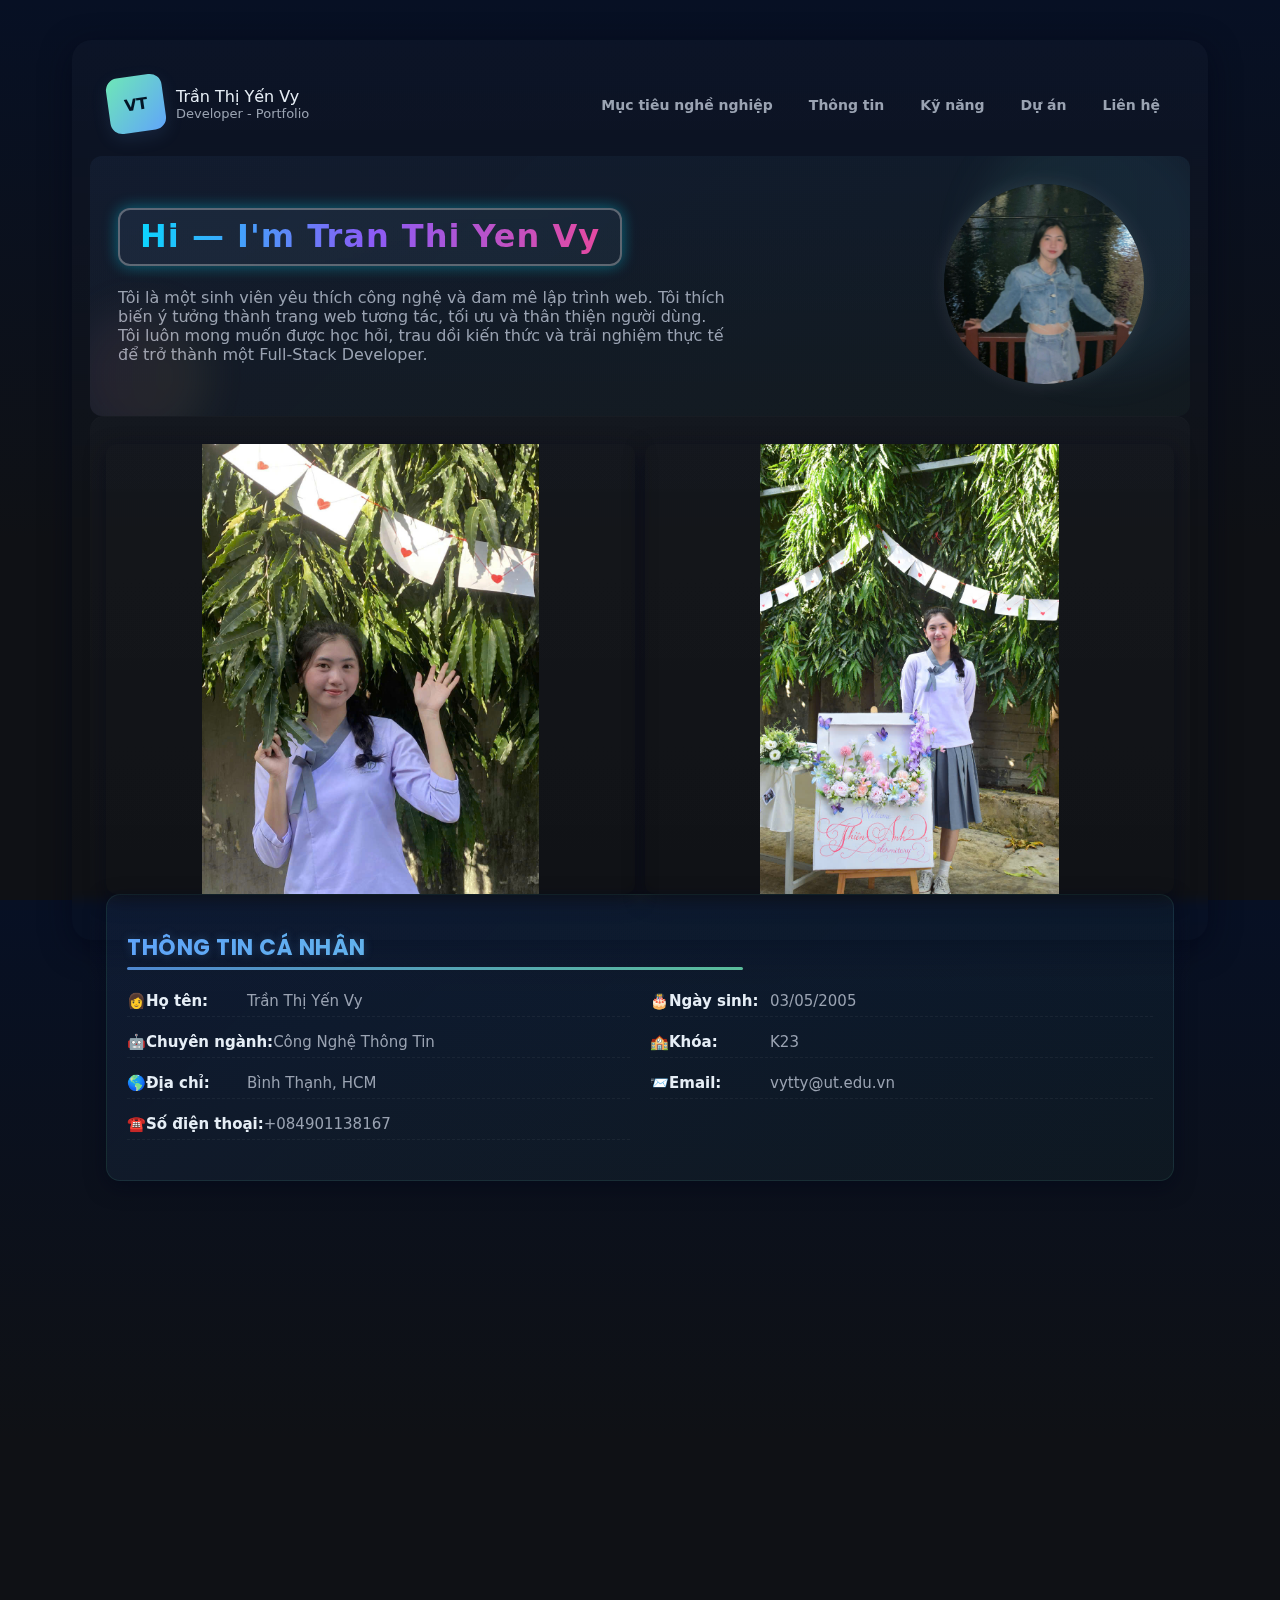
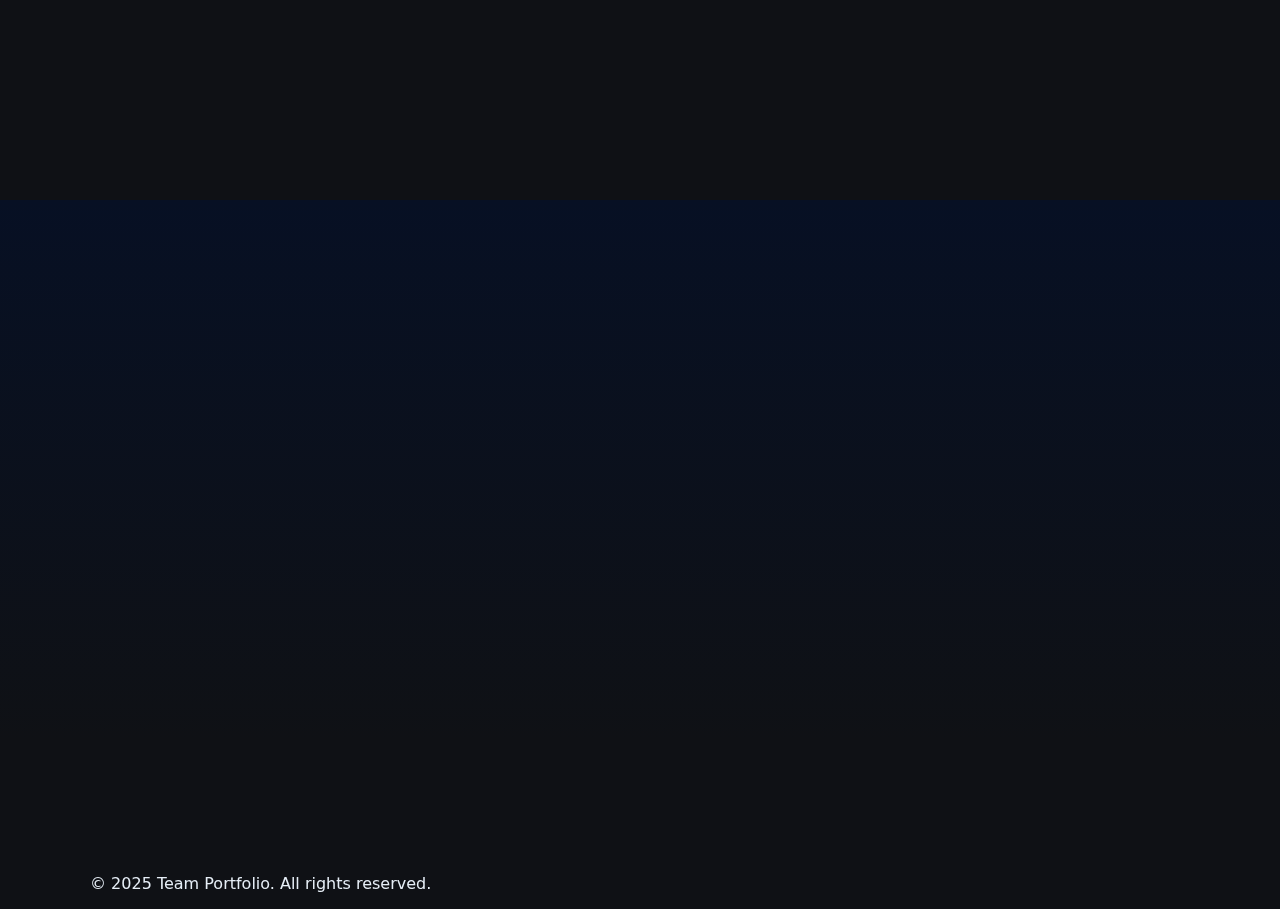
<file: yen_Vy/PPortfolio.html>
<!DOCTYPE html>
<html lang="vi">
<head>
  <meta charset="utf-8">
  <meta name="viewport" content="width=device-width,initial-scale=1">
  <title>Portfolio - Trần Thị Yến Vy</title>
  <link rel="stylesheet" href="style.css">
  <link href="https://fonts.googleapis.com/css2?family=Poppins:wght@500;600;700&display=swap" rel="stylesheet">

</head>
<body>
  <div class="container">
    <header>
      <div class="brand">
        <div class="logo">VT</div>
        <div>
          <div class="typing-name">Trần Thị Yến Vy</div>
          <div style="font-size:13px;color:var(--muted)">Developer - Portfolio</div>
        </div>
      </div>
      <nav>
        <ul>
          <li><a href="#career-goal">Mục tiêu nghề nghiệp</a></li>
          <li><a href="#about">Thông tin</a></li>
          <li><a href="#skills">Kỹ năng</a></li>
          <li><a href="#projects">Dự án</a></li>
          <li><a href="#contact">Liên hệ</a></li>
        </ul>
      </nav>
    </header>

    <section class="banner">
      <div class="banner-content">
        <div class="banner-text">
          <h1 class="typing-gradient">Hi — I'm Tran Thi Yen Vy</h1>
          <p>Tôi là một sinh viên yêu thích công nghệ và đam mê lập trình web. Tôi thích biến ý tưởng thành trang web tương tác, tối ưu và thân thiện người dùng. Tôi luôn mong muốn được học hỏi, trau dồi kiến thức và trải nghiệm thực tế 
để trở thành một Full-Stack Developer.</p>
        </div>
        <div class="banner-image">
          <img src="images/z7148810647094_f52c935a895d34945e99031fc00b3aa8.jpg" alt="Tran Thi Yen Vy">
        </div>
      </div>
      <div class="shape s1" aria-hidden></div>
      <div class="shape s2" aria-hidden></div>
    </section>

    <main>
      <aside>
        <div class="card">
          <div class="profile-photo-grid" style="margin-top:12px">
            <img src="images/z7148777258337_bb0275ba31dee42f61dc04ebd18301ab.jpg" alt="Ảnh 1 - Vy" />
            <img src="images/z7148805181812_5d0c130bf1fb67b672b0a8ead065e6fe.jpg" alt="Ảnh 2 - Vy" />
          </div>

          <section class="section">
            <ul class="info-list">
            <h3 class="info-title">Thông tin cá nhân</h3>
              <li><strong>👩Họ tên:</strong> Trần Thị Yến Vy</li>
              <li><strong>🎂Ngày sinh:</strong> 03/05/2005</li>
              <li><strong>🤖Chuyên ngành:</strong> Công Nghệ Thông Tin</li>
              <li><strong>🏫Khóa:</strong> K23</li>
              <li><strong>🌎Địa chỉ:</strong> Bình Thạnh, HCM</li>
              <li><strong>📨Email:</strong> vytty@ut.edu.vn</li>
              <li><strong>☎️Số điện thoại:</strong> +084901138167</li>
            </ul>
          </section>
        </div>
        
        <div id="career-goal" class="card section reveal">
          <h3>Mục tiêu nghề nghiệp</h3>
          <ul class="goal-list">
          <li>🌟 Hoàn thành xuất sắc chương trình học và đạt chứng chỉ lập trình web nâng cao.</li>
          <li>🚀 Tìm kiếm cơ hội thực tập hoặc cộng tác tại các công ty công nghệ để học hỏi thêm kinh nghiệm thực tế.</li>
          <li>💡 Phát triển kỹ năng Full-Stack Developer, làm chủ các công nghệ front-end và back-end hiện đại.</li>
          <li>🤝 Nâng cao kỹ năng làm việc nhóm, tư duy sáng tạo và khả năng giải quyết vấn đề.</li>
          </ul>
        </div>

        <div id="about" class="card section reveal">
          <h3>Sở thích</h3>
          <p>📚 Đọc sách và nghiên cứu AI: Việc tìm hiểu cách máy học và các mô hình ngôn ngữ hoạt động giúp tôi mở rộng tư duy, 
hiểu sâu hơn về cách công nghệ có thể hỗ trợ con người trong học tập, làm việc và sáng tạo. 
Tôi thường đọc các bài nghiên cứu, theo dõi xu hướng AI mới và thử nghiệm những công cụ AI vào các dự án nhỏ của mình.
</p></p>
          <p>🤽‍♀️ Bơi lội: Tôi yêu thích bơi lội vì đây là cách tuyệt vời để rèn luyện sức khỏe và thư giãn sau những giờ học, giờ làm căng thẳng. 
Bơi lội giúp tôi giữ tinh thần sảng khoái, tăng khả năng tập trung và duy trì lối sống năng động, cân bằng.</p>
          <p>👩‍💻 Đam mê lập trình và khám phá ngôn ngữ mới: Tôi có niềm đam mê lớn với lập trình và luôn hứng thú trong việc khám phá những ngôn ngữ lập trình mới. 
Việc tìm hiểu cách mà mỗi ngôn ngữ giải quyết vấn đề khác nhau giúp tôi mở rộng tư duy, nâng cao kỹ năng và phát triển khả năng sáng tạo trong công việc.</p>
        </div>

        <div id="skills" class="card section reveal delay">
          <h3>Kỹ năng</h3>
          <p style="color:var(--muted);margin-bottom:8px">
            Tôi có nền tảng vững về lập trình với nhiều ngôn ngữ khác nhau.
          </p>


          <div class="skill-list">
    <div class="skill-item">
      <div class="label">C/C++ <span>90%</span></div>
      <div class="bar"><div class="fill" style="--percent:90%"></div></div>
    </div>

    <div class="skill-item">
      <div class="label">HTML <span>80%</span></div>
      <div class="bar"><div class="fill" style="--percent:80%"></div></div>
    </div>

    <div class="skill-item">
      <div class="label">CSS <span>70%</span></div>
      <div class="bar"><div class="fill" style="--percent:70%"></div></div>
    </div>

    <div class="skill-item">
      <div class="label">JavaScript <span>50%</span></div>
      <div class="bar"><div class="fill" style="--percent:50%"></div></div>
    </div>

    <div class="skill-item">
      <div class="label">MySQL <span>65%</span></div>
      <div class="bar"><div class="fill" style="--percent:65%"></div></div>
    </div>

    <div class="skill-item">
      <div class="label">Python <span>50%</span></div>
      <div class="bar"><div class="fill" style="--percent:50%"></div></div>
    </div>
  </div>
        </div>

        <div id="projects" class="card section reveal delay">
          <h3>Dự án</h3>
          <div class="projects">
            <article class="project-card">
                  <div class="project-title">Web bán hoa</div>
              <small>Mô tả ngắn: Bên cạnh xu thế chuyển đổi số toàn diện của doanh nghiệp vừa và nhỏ, việc ứng dụng công nghệ thông tin vào công tác quản lý, chăm sóc khách hàng không còn là lựa chọn mà trở thành nhu cầu thiết yếu. Trang web này giúp quản lý đơn đặt hàng và kho.
              </small>
          </article>
          </div>
          <a class="chip" href="http://nhom9.itimit.id.vn/qlda/web_hoa/CRM/dashboard.php" target="_blank" rel="noopener">
            Link: CRM Dashboard
          </a>
          <a class="chip" href="http://nhom9.itimit.id.vn/qlda/web_hoa/KHACHHANG/trang_chu.php" target="_blank" rel="noopener">
            KHÁCH HÀNG - Trang chủ
          </a>
          <a class="chip" href="http://nhom9.itimit.id.vn/qlda/web_hoa/NVBANHANG/khachhang.php" target="_blank" rel="noopener">
            NV Bán hàng
          </a>
        </div>

        <div id="contact" class="card section reveal">
          <h3>Liên hệ</h3>
          <div class="contacts">
            <a class="chip" href="https://github.com/YenVy-ucd" target="_blank" rel="noopener">Github: YenVy-ucd</a>
            <a class="chip" href="mailto:vytty@ut.edu.vn">Email: vytty@ut.edu.vn</a>
          </div>
        </div>

        <div class="copyright">
          <p>© 2025 Team Portfolio. All rights reserved.</p>
        </div>
      </aside>
    </main>
  </div>

  <button id="scrollTopBtn" title="Lên đầu trang">↑</button>

  <script>
    const scrollBtn = document.getElementById("scrollTopBtn");
    window.addEventListener("scroll", () => {
      scrollBtn.style.display = window.scrollY > 200 ? "flex" : "none";
    });
    scrollBtn.addEventListener("click", () => {
      window.scrollTo({ top: 0, behavior: "smooth" });
    });
  </script>
</body>
</html>
</file>
<file: Diem/style.css>
* {
  margin: 0;
  padding: 0;
  box-sizing: border-box;
  font-family: 'Times New Roman', Times, serif;
  font-size: 20px;
}

body {
  background-color: #1f1f1f;
  color: white;
  line-height: 1.6;

}

.navbar {
  display: flex;
  justify-content: space-between;
  align-items: center;
  padding: 20px 80px;
  background: #1a1a1a;
  position: sticky;
  top: 0;
  z-index: 10;
}

.logo {
  font-size: 1.8rem;
  font-weight: bold;
}

.nav-links {
  display: flex;
  list-style: none;
  gap: 25px;
}

.nav-links a {
  color: white;
  text-decoration: none;
  transition: 0.3s;
}

.nav-links a:hover {
  color: #ff6a00;
}


.hero {
  display: flex;
  align-items: center;
  justify-content: space-between;
  padding: 100px 80px;
}

.hero-text {
  max-width: 600px;
  animation: fadeInLeft 1.5s ease-in-out;
}

.hero-text h1 {
  font-size: 2.5rem;
}

.hero-text .highlight {
  color: #8be681;
  font-size: 3rem;
}

.hero-text p {
  margin: 20px 0;
  color: #ddd;
}

.buttons {
  margin-top: 20px;
}

.btn, .btn-outline {
  padding: 10px 20px;
  border-radius: 8px;
  text-decoration: none;
  font-weight: 600;
  transition: 0.3s;
}

.btn {
  background-color: #bef2f6;
  color: rgb(225, 143, 187);
}

.btn-outline {
  border: 2px solid white;
  color: white;
}

.btn:hover {
  background-color: #92ecd8;
}

.btn-outline:hover {
  background-color: white;
  color: #1f1f1f;
}

.hero-img img {
  width: 400px;
  border-radius: 20px;
  animation: float 3s ease-in-out infinite;
}

.about {
  display: flex;
  align-items: center;      
  justify-content: center;  
  gap: 50px;                
  padding: 80px;
  background-color: #2a2a2a;
  font-size: 20px;
}

.about-img img {
  width: 350px;             
  border-radius: 15px;
  object-fit: cover;        
  box-shadow: 0 0 10px rgba(0,0,0,0.5);
}

.about h2 {
  font-size: 40px;
  font-weight: 700;
  color: #bcd667;           
  text-transform: uppercase;
  letter-spacing: 2px;
  margin-bottom: 20px;
}

.about-text p {
  margin-bottom: 20px;
 font-size: 15px;
}

.personal-info li {
  margin: 5px 0;
}
.career h2 {
 font-size: 40px;
  font-weight: 700;
  color: #bcd667;           
  text-transform: uppercase;
  letter-spacing: 2px;
  margin-bottom: 20px;
}
.career {
  padding: 100px 80px;
  text-align: center;
}

.interests {
  padding: 100px 80px;
  background-color: #2a2a2a;
}
.interests h2 {
  background-color: #2a2a2a;
  font-size: 40px;
  color: #bcd667;
  text-align: center;
}


.interest-grid {
  display: grid;
  grid-template-columns: repeat(4, 1fr);
  gap: 20px;
  margin-top: 30px;
}

.interest-card {
  background: #1f1f1f;
  padding: 30px;
  text-align: center;
  border-radius: 12px;
  transition: transform 0.3s;
}

.interest-card:hover {
  transform: scale(1.1);
}

.skills {
  background-color: #222; 
  color: #fff;
  padding: 100px 80px;
  text-align: center;
}

.skills h2 {
  font-size: 40px;
  font-weight: 700;
  color: #bcd667;           

  margin-bottom: 50px;
}

.skills-container {
  display: flex;
  justify-content: center;
  align-items: flex-start;
  gap: 60px;
  flex-wrap: wrap;
}

.skill-card {
  position: relative;
  background-color: #3a3a3a;
  padding: 40px 30px;
  border-radius: 20px;
  width: 320px;
  text-align: left;
  box-shadow: 10px 10px 0 #95e278; 
  transition: transform 0.3s ease, box-shadow 0.3s ease;
}

.skill-card:hover {
  transform: translateY(-8px);
  box-shadow: 12px 12px 0 #ff6600;
}

.skill-card h3 {
  font-size: 30px;
  margin-bottom: 15px;
  color: #e27baa;
}

.skill-card ul {
  list-style: square;
  margin-left: 20px;
  line-height: 1.8;
}

.skill-card ul li::marker {
  color: #ff6600;
}


.projects {
   background-color: #2a2a2a;
  color: #fff;
  padding: 80px;
}

.projects h2 {
  font-size: 1.8em;
  font-weight: 700;
  color: #bcd667;   
  margin-bottom: 40px;
  text-align: center;
}


.project-list {
  display: grid;
  grid-template-columns: repeat(2, 1fr);
  gap: 25px;
}


.project-card {
  background-color: #1a1d2b;
  border-left: 6px solid transparent;
  border-radius: 12px;
  padding: 25px 30px;
  transition: all 0.3s ease;
  box-shadow: 0 0 0 rgba(0, 0, 0, 0);
  opacity: 0;
  transform: translateY(20px);
  animation: fadeUp 0.6s ease forwards;
}


.project-card:nth-child(2) {
  animation-delay: 0.2s;
}
.project-card:nth-child(3) {
  animation-delay: 0.4s;
}

@keyframes fadeUp {
  to {
    opacity: 1;
    transform: translateY(0);
  }
}

.project-card.purple {
  border-left-color: #a855f7;
}
.project-card.blue {
  border-left-color: #00bcd4;
}


.project-card:hover {
  background-color: #22263a;
  transform: translateY(-5px);
  box-shadow: 0 0 12px rgba(104, 245, 219, 0.4);
}


.project-card h3 {
  color: #c58af9;
  font-size: 1.1em;
  margin-bottom: 6px;
}


.project-card h4 {
  font-weight: 600;
  font-size: 1.25em;
  margin-bottom: 10px;
}


.project-card p {
  color: #d3d3d3;
  font-size: 1em;
  line-height: 1.6;
  margin-bottom: 8px;
}

.project-card a {
  color: #00e0ff;
  text-decoration: none;
  font-weight: 500;
}
.project-card a:hover {
  text-decoration: underline;
}

@media (max-width: 900px) {
  .project-list {
    grid-template-columns: 1fr;
  }

  .projects {
    padding: 60px 30px;
  }

  .projects h2 {
    text-align: center;
  }
}



.contact {
  padding: 100px 80px;
  text-align: center;
}
.contact h2 {
    font-size: 1.8em;
  font-weight: 700;
  color: #bcd667;   
  margin-bottom: 40px;
  text-align: center;

}

.contact-links a {
  margin: 0 15px;
  color: #6bbdb2;
  text-decoration: none;
  font-weight: 600;
}


footer {
  background-color: #1a1a1a;
  text-align: center;
  padding: 30px;
  color: #aaa;
}

@keyframes float {
  0% { transform: translateY(0); }
  50% { transform: translateY(-10px); }
  100% { transform: translateY(0); }
}

@keyframes fadeInLeft {
  from { opacity: 0; transform: translateX(-50px); }
  to { opacity: 1; transform: translateX(0); }
}

@keyframes fadeIn {
  from { opacity: 0; }
  to { opacity: 1; }
}
</file>
<file: Tuong Vy/style.css>
* {
  margin: 0;
  padding: 0;
  box-sizing: border-box;
}

body {
  font-family: "Poppins", sans-serif;
  font-weight: 400;
  background: linear-gradient(180deg, #fffafc, #f1f5f9);
  color: #444;
  line-height: 1.7;
  scroll-behavior: smooth;
}

/* BANNER */
.banner {
  position: relative;
  background: linear-gradient(120deg, #f9a8d4 0%, #8fcdff 100%);
  color: #333;
  text-align: center;
  padding: 90px 20px 70px;
  border-radius: 0 0 40px 40px;
  overflow: hidden;
  box-shadow: 0 8px 20px rgba(0, 0, 0, 0.1);
  animation: fadeIn 1.2s ease;
}

.banner h1 {
  font-size: 2.5rem;
  margin-bottom: 10px;
  font-weight: 600;
  letter-spacing: 1px;
}

.banner p {
  font-size: 1.1rem;
  color: #333;
}

/* Menu điều hướng */
.nav-links {
  list-style: none;
  display: flex;
  justify-content: center;
  gap: 25px;
  margin-top: 25px;
  flex-wrap: wrap;
}

.nav-links li a {
  color: #333;
  text-decoration: none;
  font-weight: 500;
  background: rgba(255, 255, 255, 0.2);
  padding: 8px 15px;
  border-radius: 20px;
  transition: all 0.3s ease;
}

.nav-links li a:hover {
  background: #fff;
  color: #bd81f5;
  box-shadow: 0 3px 10px rgba(255, 255, 255, 0.4);
}

/* NÚT LÊN ĐẦU  */
#backToTop {
  position: fixed;
  bottom: 25px;
  right: 25px;
  background: #a5d8ff;
  color: #333;
  border: none;
  padding: 12px 15px;
  border-radius: 50%;
  font-size: 18px;
  cursor: pointer;
  display: none;
  box-shadow: 0 4px 8px rgba(0, 0, 0, 0.15);
  transition: 0.3s;
  z-index: 1000;
}

#backToTop:hover {
  background: #91c9f7;
  transform: translateY(-4px);
}

/*  BỐ CỤC CHUNG  */
.section {
  max-width: 1100px;
  margin: 60px auto;
  padding: 40px 8%;
  background: #fff;
  border-radius: 20px;
  box-shadow: 0 4px 20px rgba(0, 0, 0, 0.05);
  animation: fadeInUp 1s ease;
}

.section h2 {
  color: #0f172a;
  transition: color 0.3s ease;
  margin-bottom: 20px;
}

.section h2:hover {
  color: #f472b6;
}

/*  GIỚI THIỆU  */
#info {
  display: flex;
  align-items: center;
  gap: 40px;
  flex-wrap: wrap;
  justify-content: space-between;
}

/* ẢNH ĐẠI DIỆN */
.profile-pic img {
  width: 250px;
  height: 250px;
  border-radius: 20px;
  object-fit: cover;
  background: #fff;
  box-shadow: 0 8px 25px rgba(0, 0, 0, 0.3), 0 0 0 6px rgba(255, 255, 255, 0.8);
  transition: transform 0.4s ease, box-shadow 0.4s ease;
}
.profile-pic img {
  width: 200px;
  height: 200px;
  border-radius: 20px;
  object-fit: cover;
  border: 3px solid #fff;
  box-shadow: 0 4px 20px rgb(13, 9, 10);
  transition: transform 0.3s ease;
}

.profile-pic img:hover {
  transform: scale(1.06);
  box-shadow: 0 12px 35px rgba(0, 0, 0, 0.45),
    0 0 0 6px rgba(255, 255, 255, 0.9);
}

.info-text {
  flex: 1;
  min-width: 300px;
}

/* ALBUM ẢNH */
#album {
  text-align: center;
}

#album .photo {
  position: relative;
  display: inline-block;
  margin: 15px;
}

#album .photo img {
  width: 170px;
  height: 180px;
  border-radius: 15px;
  object-fit: cover;
  box-shadow: 0 10px 30px rgba(0, 0, 0, 0.7);
  transition: transform 0.4s, box-shadow 0.4s;
}

#album .photo img:hover {
  transform: scale(1.1);
  box-shadow: 0 8px 15px rgba(255, 182, 193, 0.4);
}

#album .photo i {
  position: absolute;
  bottom: 10px;
  right: 10px;
  background: rgba(255, 255, 255, 0.9);
  color: #f72491;
  border-radius: 50%;
  padding: 8px;
  font-size: 16px;
  transition: transform 0.3s;
}

#album .photo:hover i {
  transform: scale(1.3);
}

/* KỸ NĂNG */
.skill {
  margin-top: 20px;
}

.skill p {
  margin: 8px 0 5px;
  font-weight: 500;
}

.progress {
  background: #e2e8f0;
  border-radius: 20px;
  height: 14px;
  margin-bottom: 15px;
  overflow: hidden;
}

.progress div {
  background: linear-gradient(90deg, #a5d8ff, #fbc2eb);
  height: 100%;
  border-radius: 20px;
  color: #444;
  font-size: 12px;
  text-align: right;
  padding-right: 10px;
  animation: fill 2s ease-in-out;
}

.progress div:hover {
  transform: scaleX(1.05);
  box-shadow: 0 0 15px rgba(255, 182, 193, 0.7);
  filter: brightness(1.2);
}

/*  NGÔN NGỮ */
.language p {
  margin-top: 10px;
  font-weight: 600;
}

.language .progress {
  background: #e0e0e0;
  border-radius: 20px;
  height: 20px;
  margin-bottom: 15px;
  overflow: hidden;
}

.language .progress div {
  height: 100%;
  border-radius: 20px;
  background: linear-gradient(90deg, #a5d8ff, #fbc2eb);
  text-align: right;
  padding-right: 10px;
  color: #444;
  line-height: 20px;
  font-size: 0.9em;
  transition: width 1s ease-in-out;
}

.language .progress div:hover {
  transform: scaleX(1.05);
  box-shadow: 0 0 15px rgba(255, 182, 193, 0.7);
}

/* DỰ ÁN */
.project h3 {
  margin-top: 15px;
  color: #f54b78;
}

.project p {
  margin-bottom: 10px;
  color: #475569;
}

/*  LIÊN HỆ */
#contact p {
  margin-bottom: 8px;
  font-size: 1rem;
}

#contact i {
  color: #f472b6;
  margin-right: 10px;
}

/* FOOTER */
footer {
  text-align: center;
  padding: 25px;
  background: linear-gradient(90deg, #fbc2eb, #a6c1ee);
  color: #333;
  font-size: 14px;
  border-radius: 40px 40px 0 0;
  margin-top: 50px;
}

/*  HIỆU ỨNG  */
@keyframes fadeIn {
  from {
    opacity: 0;
    transform: translateY(-20px);
  }
  to {
    opacity: 1;
    transform: translateY(0);
  }
}

@keyframes fadeInUp {
  from {
    opacity: 0;
    transform: translateY(20px);
  }
  to {
    opacity: 1;
    transform: translateY(0);
  }
}

@keyframes fill {
  from {
    width: 0;
  }
  to {
    width: 100%;
  }
}

/*  RESPONSIVE */
@media (max-width: 768px) {
  .section {
    padding: 30px 6%;
  }

  #info {
    flex-direction: column;
    text-align: center;
  }

  .profile-pic img {
    width: 200px;
    height: 200px;
  }

  .nav-links {
    gap: 12px;
  }
}
</file>
<file: yen_Vy/style.css>
:root{
  --bg: #0f1115;
  --card: #121417;
  --muted: #9aa3b2;
  --accent: #6ee7b7;
  --accent-2: #60a5fa;
  --glass: rgba(255,255,255,0.03);
  --radius: 14px;
  --max-width: 1100px;
  --gap: 20px;
  color-scheme: dark;
}
html,body{height:100%;}
body{
  margin:0;padding:0;
  font-family: Inter, ui-sans-serif, system-ui, -apple-system, "Segoe UI", Roboto, "Helvetica Neue", Arial;
  background: linear-gradient(180deg,#071024 0%, #0f1115 60%);
  color:#e6eef6;
  display:flex;justify-content:center;padding:40px 20px;
}
.container{
  width:100%;max-width:var(--max-width);
  background: linear-gradient(180deg, rgba(255,255,255,0.02), transparent);
  border-radius:20px;padding:18px; box-shadow: 0 8px 30px rgba(2,6,23,0.6);
  backdrop-filter: blur(6px);
}

header{
  display:flex;align-items:center;justify-content:space-between;gap:12px;padding:18px;
}
.brand{
  display:flex;align-items:center;gap:12px;
}
.logo{
  width:56px;height:56px;border-radius:12px;background:linear-gradient(135deg,var(--accent),var(--accent-2));
  display:flex;align-items:center;justify-content:center;font-weight:700;color:#041526;box-shadow:0 6px 18px rgba(96,165,250,0.12);
  transform:rotate(-8deg);
}
nav ul{display:flex;list-style:none;margin:0;padding:0;gap:12px;align-items:center}
nav a{
  color:var(--muted);text-decoration:none;padding:8px 12px;border-radius:10px;font-weight:600;font-size:14px;
}
nav a:hover{color:var(--accent);background:var(--glass);transform:translateY(-2px);transition:all .18s ease}

.banner{
  margin-top:6px;border-radius:12px;padding:28px;display:grid;grid-template-columns:1fr auto;align-items:center;gap:18px;
  background: linear-gradient(135deg, rgba(96,165,250,0.06), rgba(110,231,183,0.03));
  overflow:hidden;position:relative;
}
.banner h1{margin:0;font-size:28px;line-height:1.05}
.banner p{margin:8px 0 0;color:var(--muted);max-width:60ch}

.shape{
  position:absolute;border-radius:50%;opacity:0.07;filter:blur(22px);
  animation: float 8s ease-in-out infinite;
}
.shape.s1{width:260px;height:260px;right:-40px;top:-40px;background:linear-gradient(90deg,var(--accent),var(--accent-2));animation-duration:12s}
.shape.s2{width:140px;height:140px;left:-20px;bottom:-30px;background:linear-gradient(90deg,#ff7ab6,#ffd36c);animation-duration:9s}
@keyframes float{0%{transform:translateY(0px)}50%{transform:translateY(-18px)}100%{transform:translateY(0px)}}

main{
  display: flex;flex-direction: column;gap: var(--gap);
}

.card{
  background:linear-gradient(180deg, rgba(255,255,255,0.02), transparent);
  border-radius:var(--radius);padding:16px;box-shadow:inset 0 1px 0 rgba(255,255,255,0.02);
  align-items:center
}
.profile-photo-grid{
  display:grid;grid-template-columns:repeat(2,1fr);gap:10px;
}
.profile-photo-grid img{
  width:100%;height:450px;object-fit:contain;border-radius:10px;display:block;
  transition:transform .35s cubic-bezier(.2,.9,.3,1), box-shadow .35s;cursor:pointer;
  box-shadow: 0 6px 20px rgba(2,6,23,0.5);
}
.profile-photo-grid img:hover{transform:translateY(-8px) scale(1.03);box-shadow:0 18px 40px rgba(2,6,23,0.65)}

.info-list{margin-top:12px;}
.info-list li{list-style:none;padding:8px 0;border-bottom:1px dashed rgba(255,255,255,0.02);color:var(--muted)}
.info-list li strong{color:#e6eef6}

.section{margin-bottom:100px}
.section h3{margin:0 0 8px 0;font-size:18px}
.section p{margin:0;color:var(--muted)}

.skill{display:flex;flex-direction:column;gap:8px}
.skill .bar{height:12px;background:rgba(255,255,255,0.04);border-radius:10px;overflow:hidden}
.skill .bar > i{display:block;height:100%;background:linear-gradient(90deg,var(--accent-2),var(--accent));width:60%;transform-origin:left;transition:width .8s cubic-bezier(.2,.9,.3,1)}

.projects{display: flex;flex-direction: column;gap: 16px}
.project-card{background: var(--card);padding: 16px;border-radius: var(--radius);box-shadow: 0 4px 10px rgba(0,0,0,0.3);overflow: hidden;max-width: 100%;margin-bottom: 10px;}

.project-card:hover{transform:translateY(-6px) scale(1.01);box-shadow:0 12px 30px rgba(2,6,23,0.5)}
.project-card small{color:var(--muted);text-align: justify; display: block;line-height: 1.6;font-size: 15px;margin-top: 6px;}
.project-images {display: flex;gap: 8px;flex-wrap: wrap;margin-top: 10px;}
.project-images img {width: calc(33.33% - 8px);height: 150px;border-radius: 10px;object-fit: cover;transition: transform 0.3s ease, box-shadow 0.3s ease;}
.project-images img:hover {transform: scale(1.05);box-shadow: 0 0 12px rgba(110,231,183,0.4);}
.contacts{display:flex;gap:12px;align-items:center}
.chip{padding:8px 12px;border-radius:999px;background:rgba(255,255,255,0.02);font-weight:600;text-decoration:none;color:var(--muted);display:inline-flex;align-items:center;gap:8px}
.chip:hover{color:var(--accent);transform:translateY(-3px)}

@media (max-width:900px){
  main{grid-template-columns:1fr;}
  .banner{grid-template-columns:1fr}
}

.reveal{opacity:0;transform:translateY(8px);animation:fadeInUp .6s forwards}
.reveal.delay{animation-delay:.15s}
@keyframes fadeInUp{to{opacity:1;transform:none}}

#career-goal {
  background: linear-gradient(135deg, rgba(96,165,250,0.08), rgba(110,231,183,0.05));
  border: 1px solid rgba(110,231,183,0.1);
}

.section {
  background: linear-gradient(135deg, rgba(96,165,250,0.08), rgba(110,231,183,0.05));
  border: 1px solid rgba(110,231,183,0.1);
  border-radius: var(--radius);
  padding: 16px;
  transition: all 0.25s ease;
}


.section {
  margin-bottom: 40px;
  padding: 24px 20px; 
  border-radius: var(--radius);
  background: linear-gradient(135deg, rgba(96,165,250,0.07), rgba(110,231,183,0.04));
  box-shadow: 0 6px 20px rgba(2,6,23,0.5);
  transition: all 0.3s ease;
}

.section:hover {
  transform: translateY(-5px);
  box-shadow: 0 12px 30px rgba(96,165,250,0.25);
  background: linear-gradient(135deg, rgba(96,165,250,0.05), rgba(110,231,183,0.05));
  border: 1px solid rgba(110,231,183,0.15);
}


#career-goal:hover {
  transform: translateY(-4px);
  box-shadow: 0 8px 22px rgba(96,165,250,0.12);
  transition: all 0.3s ease;
}

.reveal {
  opacity: 0;
  animation: fadeInUp .6s forwards;
}

@keyframes fadeInUp {
  from {
    opacity: 0;
    transform: translateY(8px);
  }
  to {
    opacity: 1;
    transform: translateY(0);
  }
}


#scrollTopBtn {
  position: fixed;
  bottom: 28px;
  right: 28px;
  width: 44px;
  height: 44px;
  background: linear-gradient(135deg, var(--accent-2), var(--accent));
  color: #fff;
  border: none;
  border-radius: 50%;
  box-shadow: 0 4px 18px rgba(96,165,250,0.35);
  cursor: pointer;
  font-size: 20px;
  display: none;
  align-items: center;
  justify-content: center;
  transition: all 0.3s ease;
  z-index: 1000;
}

#scrollTopBtn:hover {
  transform: translateY(-4px);
  box-shadow: 0 8px 24px rgba(110,231,183,0.45);
}

#certs ul {
  display: flex;
  flex-wrap: wrap; 
  gap: 10px;
  list-style: none;
  padding: 0;
  margin: 0;
  justify-content: flex-start;
}

#certs li {
  background: rgba(96,165,250,0.08);
  border: 1px solid rgba(110,231,183,0.15);
  padding: 6px 14px;
  border-radius: 999px; 
  color: var(--muted);
  font-size: 14px;
  font-weight: 500;
  transition: all 0.3s ease;
}

#certs li:hover {
  background: linear-gradient(135deg, var(--accent-2), var(--accent));
  color: #041526;
  transform: translateY(-3px);
  box-shadow: 0 6px 18px rgba(96,165,250,0.25);
}

.banner-content {
  display: flex;
  align-items: center;
  justify-content: space-between;
  flex-wrap: wrap; 
  gap: 30px;
}

.banner-text {
  flex: 1;
  color: var(--muted);
}

.banner-text h1 {
  font-size: 2rem;
  color: #fff;
  margin-bottom: 10px;
}

@keyframes floatImage {
  0% { transform: translateY(0px); }
  50% { transform: translateY(-10px); }
  100% { transform: translateY(0px); }
}

.banner-image img {
  width: 200px;
  height: 200px;
  border-radius: 50%;
  object-fit: cover;
  box-shadow: 0 0 20px rgba(255, 255, 255, 0.1);
  animation: floatImage 6s ease-in-out infinite; 
  transition: transform 0.3s ease, box-shadow 0.3s ease;
}

.banner-image img:hover {
  transform: scale(1.05);
  box-shadow: 0 0 25px rgba(140, 82, 255, 0.5);
}

.typing-gradient {
  display: inline-block;
  font-size: 3rem;
  font-weight: 800;
  letter-spacing: 1px;
  text-transform: none;
  background: linear-gradient(90deg, #00e0ff, #8b5cf6, #ec4899);
  -webkit-background-clip: text;
  -webkit-text-fill-color: transparent;
  border-right: 3px solid #00e0ff;
  white-space: nowrap;
  overflow: hidden;
  animation: typing 4s steps(25, end) forwards, blink 0.7s step-end infinite;
  padding: 10px 20px;
  border: 2px solid rgba(255, 255, 255, 0.3);
  border-radius: 12px;
  box-shadow: 0 0 15px rgba(0, 224, 255, 0.4);
  backdrop-filter: blur(4px);
  transition: 0.3s ease;
}

@keyframes typing {
  from { width: 0ch; }
  to { width: 22ch; }
}

@keyframes blink {
  50% { border-color: transparent; }
}

.typing-gradient:hover {
  transform: scale(1.05);
  box-shadow: 0 0 25px rgba(139, 92, 246, 0.7);
}



@import url('https://fonts.googleapis.com/css2?family=Poppins:wght@500;600;700&display=swap');


.section h3 {
  font-family: 'Poppins', sans-serif;
  font-size: 22px;
  font-weight: 700;
  letter-spacing: 0.5px;
  color: #ffffff;
  margin-bottom: 12px;
  position: relative;
  display: inline-block;
  background: linear-gradient(90deg, var(--accent-2), var(--accent));
  -webkit-background-clip: text;
  -webkit-text-fill-color: transparent;
  text-shadow: 0 0 10px rgba(96,165,250,0.25);
  transition: all 0.3s ease;
}


.section h3::after {
  content: "";
  position: absolute;
  bottom: -6px;
  left: 0;
  width: 60%;
  height: 3px;
  background: linear-gradient(90deg, var(--accent-2), var(--accent));
  border-radius: 3px;
  opacity: 0.8;
  transition: all 0.3s ease;
}

.section h3:hover {
  transform: translateY(-2px);
  text-shadow: 0 0 14px rgba(110,231,183,0.35);
}

.section h3:hover::after {
  width: 100%;
  opacity: 1;
}

.info-list li:first-child {
  font-size: 26px;
  font-family: 'Poppins', sans-serif;
  font-weight: 700;
  color: var(--accent-2);
  text-transform: uppercase;
  letter-spacing: 1px;
  margin-bottom: 14px;
  border: none;
  position: relative;
  display: inline-block;
}

.info-list li:first-child::after {
  content: "";
  position: absolute;
  bottom: -6px;
  left: 0;
  width: 100%;
  height: 3px;
  background: linear-gradient(90deg, var(--accent-2), var(--accent));
  border-radius: 4px;
  opacity: 0.8;
  transition: all 0.3s ease;
}

.info-list li:first-child:hover {
  transform: scale(1.03);
  color: #fff;
}

.info-list li:first-child:hover::after {
  opacity: 1;
  box-shadow: 0 0 10px var(--accent-2);
}

.info-list {
  display: grid;
  grid-template-columns: repeat(2, 1fr); 
  gap: 10px 20px; 
  margin-top: 12px;
  padding: 0;
}

.info-list li {
  list-style: none;
  border-bottom: 1px dashed rgba(255, 255, 255, 0.05);
  padding: 6px 0;
  color: var(--muted);
  font-size: 15px;
  display: flex;
  align-items: center;
}


.info-list li strong {
  color: #e6eef6;
  min-width: 120px; 
  font-weight: 600;
}

.info-title {
  grid-column: span 2; 
  font-size: 26px;
  font-family: 'Poppins', sans-serif;
  font-weight: 700;
  color: var(--accent-2);
  text-transform: uppercase;
  letter-spacing: 1px;
  margin-bottom: 14px;
  position: relative;
  display: inline-block;
}

.info-title::after {
  content: "";
  position: absolute;
  bottom: -6px;
  left: 0;
  width: 100%;
  height: 3px;
  background: linear-gradient(90deg, var(--accent-2), var(--accent));
  border-radius: 4px;
  opacity: 0.8;
}


.skill-list {
  display: grid;
  grid-template-columns: repeat(auto-fit, minmax(260px, 1fr));
  gap: 20px 40px;
}

.skill-item {
  display: flex;
  flex-direction: column;
  gap: 6px;
}

.skill-item .label {
  font-weight: 600;
  font-size: 16px;
  color: #fff;
  display: flex;
  justify-content: space-between;
  align-items: center;
}

.skill-item .bar {
  width: 100%;
  height: 10px;
  background: rgba(255, 255, 255, 0.07);
  border-radius: 999px;
  overflow: hidden;
  box-shadow: inset 0 1px 3px rgba(0, 0, 0, 0.4);
}

.skill-item .fill {
  display: block;
  height: 100%;
  width: var(--percent);
  background: linear-gradient(90deg, var(--accent-2), var(--accent));
  border-radius: 999px;
  box-shadow: 0 0 12px rgba(110,231,183,0.4);
  animation: growBar 1.2s ease forwards;
}

@keyframes growBar {
  from { width: 0; }
  to { width: var(--percent); }
}
</file>
<file: style.css>
/* Reset và cấu hình cơ bản */
* {
  margin: 0;
  padding: 0;
  box-sizing: border-box;
  font-family: "Poppins", sans-serif;
}

body {
  background: linear-gradient(135deg, #0f0c29, #302b63, #24243e);
  color: #eee;
  display: flex;
  flex-direction: column;
  min-height: 100vh;
  position: relative;
  overflow-x: hidden;
}

body::before {
  content: '';
  position: fixed;
  top: 0;
  left: 0;
  width: 100%;
  height: 100%;
  background: 
    radial-gradient(circle at 20% 50%, rgba(120, 119, 198, 0.3) 0%, transparent 50%),
    radial-gradient(circle at 80% 80%, rgba(88, 101, 242, 0.3) 0%, transparent 50%),
    radial-gradient(circle at 50% 20%, rgba(255, 107, 107, 0.2) 0%, transparent 40%);
  pointer-events: none;
  z-index: 0;
  animation: pulseBackground 8s ease-in-out infinite;
}

/* Floating particles */
body::after {
  content: '';
  position: fixed;
  width: 100%;
  height: 100%;
  top: 0;
  left: 0;
  background-image: 
    radial-gradient(circle, rgba(255, 255, 255, 0.8) 1px, transparent 1px),
    radial-gradient(circle, rgba(255, 107, 255, 0.6) 1px, transparent 1px),
    radial-gradient(circle, rgba(107, 255, 255, 0.6) 1px, transparent 1px);
  background-size: 50px 50px, 80px 80px, 100px 100px;
  background-position: 0 0, 40px 60px, 20px 80px;
  animation: floatingParticles 20s linear infinite;
  opacity: 0.4;
  pointer-events: none;
  z-index: 0;
}

/* Header - Banner */
.hero {
  text-align: center;
  padding: 100px 20px;
  background: linear-gradient(135deg, #f093fb 0%, #f5576c 100%);
  color: white;
  animation: fadeIn 1s ease;
  position: relative;
  overflow: hidden;
  z-index: 1;
  box-shadow: 0 10px 40px rgba(245, 87, 108, 0.4);
}

.hero::before {
  content: '';
  position: absolute;
  top: -50%;
  left: -50%;
  width: 200%;
  height: 200%;
  background: linear-gradient(
    45deg,
    transparent,
    rgba(255, 255, 255, 0.3),
    transparent
  );
  animation: shimmer 3s infinite;
}

.hero::after {
  content: '✨';
  position: absolute;
  font-size: 3em;
  animation: floatEmoji 4s ease-in-out infinite;
  opacity: 0.6;
}

.hero h1 {
  font-size: 3.5em;
  font-weight: 700;
  letter-spacing: 2px;
  margin-bottom: 15px;
  text-shadow: 
    0 4px 15px rgba(0, 0, 0, 0.3),
    0 0 30px rgba(255, 255, 255, 0.5);
  animation: slideDown 0.8s ease, textGlow 2s ease-in-out infinite;
  background: linear-gradient(45deg, #fff, #ffe600, #fff);
  background-size: 200% 200%;
  -webkit-background-clip: text;
  -webkit-text-fill-color: transparent;
  background-clip: text;
}

.hero p {
  font-size: 1.4em;
  opacity: 0.95;
  font-weight: 300;
  letter-spacing: 1px;
  animation: slideUp 0.8s ease;
  text-shadow: 0 2px 10px rgba(0, 0, 0, 0.3);
}


/* Section team */
.team {
  display: grid;
  grid-template-columns: repeat(auto-fit, minmax(280px, 1fr));
  gap: 60px 40px;
  padding: 80px 50px;
  width: 90%;
  max-width: 1400px;
  margin: auto;
  position: relative;
  z-index: 1;
}

.member {
  background: rgba(26, 29, 35, 0.8);
  backdrop-filter: blur(10px);
  border-radius: 20px;
  overflow: visible;
  text-align: center;
  padding-bottom: 25px;
  transition: all 0.4s cubic-bezier(0.175, 0.885, 0.32, 1.275);
  border: 1px solid rgba(255, 255, 255, 0.1);
  position: relative;
  animation: fadeInUp 0.6s ease forwards;
  opacity: 0;
}

.member:nth-child(1) { animation-delay: 0.1s; }
.member:nth-child(2) { animation-delay: 0.2s; }
.member:nth-child(3) { animation-delay: 0.3s; }
.member:nth-child(4) { animation-delay: 0.4s; }
.member:nth-child(5) { animation-delay: 0.5s; }

.member > img {
  width: 100%;
  height: 280px;
  object-fit: cover;
  filter: brightness(85%) saturate(1.1);
  transition: all 0.4s ease;
  border-radius: 20px 20px 0 0;
  display: block;
}

.member::before {
  content: '';
  position: absolute;
  top: -2px;
  left: -2px;
  right: -2px;
  bottom: -2px;
  border-radius: 22px;
  background: linear-gradient(135deg, #f093fb, #f5576c, #ffd700, #4facfe, #00f2fe);
  background-size: 300% 300%;
  opacity: 0;
  transition: opacity 0.4s ease;
  animation: gradientRotate 3s ease infinite;
  z-index: -1;
}

.member:hover::before {
  opacity: 1;
}

.member::after {
  content: '⭐';
  position: absolute;
  top: 15px;
  right: 15px;
  font-size: 2em;
  opacity: 0;
  transform: rotate(-15deg) scale(0);
  transition: all 0.5s cubic-bezier(0.68, -0.55, 0.265, 1.55);
}

.member img {
  width: 100%;
  height: 280px;
  object-fit: cover;
  filter: brightness(85%) saturate(1.1);
  transition: all 0.4s ease;
  border-radius: 20px 20px 0 0;
  display: block;
}

.member:hover::after {
  opacity: 1;
  transform: rotate(0deg) scale(1);
  animation: starSpin 1s ease-in-out;
}

.member:hover {
  transform: translateY(-15px) scale(1.02);
  box-shadow: 
    0 20px 40px rgba(245, 87, 108, 0.5),
    0 0 30px rgba(240, 147, 251, 0.4),
    0 0 50px rgba(255, 215, 0, 0.2);
  z-index: 10;
}

.member h2 {
  margin: 20px 0 8px;
  color: #fff;
  font-size: 1.4em;
  font-weight: 600;
  letter-spacing: 0.5px;
  background: linear-gradient(90deg, #f093fb, #f5576c, #ffd700);
  background-size: 200% 200%;
  -webkit-background-clip: text;
  -webkit-text-fill-color: transparent;
  background-clip: text;
  animation: gradientText 3s ease infinite;
}

.member p {
  font-size: 0.95em;
  color: #fc0866;
  margin-bottom: 20px;
  padding: 0 15px;
  line-height: 1.6;
  font-weight: bold;
}

.btn {
  display: inline-block;
  background: linear-gradient(135deg, #f093fb 0%, #f5576c 50%, #ffd700 100%);
  background-size: 200% 200%;
  color: white;
  padding: 12px 30px;
  border-radius: 30px;
  text-decoration: none;
  font-weight: 600;
  font-size: 0.95em;
  letter-spacing: 0.5px;
  transition: all 0.3s ease;
  box-shadow: 
    0 4px 15px rgba(245, 87, 108, 0.5),
    0 0 20px rgba(240, 147, 251, 0.3);
  position: relative;
  overflow: hidden;
  animation: buttonGradient 3s ease infinite;
}

.btn::before {
  content: '';
  position: absolute;
  top: 0;
  left: -100%;
  width: 100%;
  height: 100%;
  background: linear-gradient(90deg, transparent, rgba(255, 255, 255, 0.5), transparent);
  transition: left 0.5s ease;
}

.btn:hover::before {
  left: 100%;
}

.btn::after {
  content: '🚀';
  position: absolute;
  right: 15px;
  top: 50%;
  transform: translateY(-50%);
  font-size: 1.2em;
  opacity: 0;
  transition: all 0.3s ease;
}

.btn:hover {
  background-position: 100% 100%;
  transform: translateY(-3px) scale(1.05);
  box-shadow: 
    0 8px 25px rgba(245, 87, 108, 0.7),
    0 0 30px rgba(255, 215, 0, 0.5),
    0 0 50px rgba(240, 147, 251, 0.4);
  padding-right: 45px;
}

.btn:hover::after {
  opacity: 1;
  animation: rocketLaunch 0.6s ease;
}


/* Footer */
footer {
  text-align: center;
  padding: 30px 20px;
  background: linear-gradient(135deg, rgba(240, 147, 251, 0.2), rgba(245, 87, 108, 0.2));
  backdrop-filter: blur(10px);
  margin-top: auto;
  color: #fff;
  font-size: 0.95em;
  position: relative;
  z-index: 1;
  border-top: 2px solid rgba(255, 215, 0, 0.3);
  box-shadow: 0 -5px 20px rgba(240, 147, 251, 0.2);
}

footer p {
  letter-spacing: 0.5px;
  text-shadow: 0 2px 10px rgba(0, 0, 0, 0.5);
}

footer::before {
  content: '✨ 💫 ⭐ ✨';
  display: block;
  margin-bottom: 10px;
  font-size: 1.5em;
  animation: sparkle 2s ease-in-out infinite;
}

/* Animations */
@keyframes fadeIn {
  from { 
    opacity: 0; 
    transform: translateY(-20px); 
  }
  to { 
    opacity: 1; 
    transform: translateY(0); 
  }
}

@keyframes fadeInUp {
  from { 
    opacity: 0; 
    transform: translateY(30px); 
  }
  to { 
    opacity: 1; 
    transform: translateY(0); 
  }
}

@keyframes slideDown {
  from { 
    opacity: 0; 
    transform: translateY(-50px); 
  }
  to { 
    opacity: 1; 
    transform: translateY(0); 
  }
}

@keyframes slideUp {
  from { 
    opacity: 0; 
    transform: translateY(30px); 
  }
  to { 
    opacity: 1; 
    transform: translateY(0); 
  }
}

@keyframes shimmer {
  0% { transform: translateX(-100%) translateY(-100%) rotate(45deg); }
  100% { transform: translateX(100%) translateY(100%) rotate(45deg); }
}

@keyframes pulseBackground {
  0%, 100% { opacity: 1; }
  50% { opacity: 0.7; }
}

@keyframes floatingParticles {
  0% { transform: translateY(0); }
  100% { transform: translateY(-100px); }
}

@keyframes textGlow {
  0%, 100% { 
    text-shadow: 
      0 4px 15px rgba(0, 0, 0, 0.3),
      0 0 30px rgba(255, 255, 255, 0.5);
  }
  50% { 
    text-shadow: 
      0 4px 15px rgba(0, 0, 0, 0.3),
      0 0 50px rgba(255, 230, 0, 0.8),
      0 0 70px rgba(255, 107, 107, 0.6);
  }
}

@keyframes floatEmoji {
  0%, 100% { 
    top: 10%;
    left: 10%;
  }
  25% { 
    top: 20%;
    left: 90%;
  }
  50% { 
    top: 80%;
    left: 85%;
  }
  75% { 
    top: 70%;
    left: 15%;
  }
}

@keyframes gradientRotate {
  0% { background-position: 0% 50%; }
  50% { background-position: 100% 50%; }
  100% { background-position: 0% 50%; }
}

@keyframes gradientText {
  0% { background-position: 0% 50%; }
  50% { background-position: 100% 50%; }
  100% { background-position: 0% 50%; }
}

@keyframes buttonGradient {
  0% { background-position: 0% 50%; }
  50% { background-position: 100% 50%; }
  100% { background-position: 0% 50%; }
}

@keyframes cardPulse {
  0%, 100% { transform: translateY(-15px) scale(1.02); }
  50% { transform: translateY(-18px) scale(1.03); }
}

@keyframes starSpin {
  0% { transform: rotate(0deg) scale(1); }
  50% { transform: rotate(180deg) scale(1.2); }
  100% { transform: rotate(360deg) scale(1); }
}

@keyframes rocketLaunch {
  0% { transform: translateY(-50%) translateX(0); }
  50% { transform: translateY(-50%) translateX(-5px); }
  100% { transform: translateY(-50%) translateX(0); }
}

@keyframes sparkle {
  0%, 100% { 
    opacity: 1;
    transform: scale(1);
  }
  50% { 
    opacity: 0.6;
    transform: scale(1.1);
  }
}

/* Responsive Design */
@media (max-width: 768px) {
  .hero h1 {
    font-size: 2.5em;
  }
  
  .hero p {
    font-size: 1.1em;
  }
  
  .team {
    grid-template-columns: 1fr;
    padding: 50px 20px;
  }
  
  .member img {
    height: 300px;
  }
}
</file>
<file: Toan/styles.css>
/* Reset & Base Styles */
* {
    margin: 0;
    padding: 0;
    box-sizing: border-box;
}

html {
    scroll-behavior: smooth;
}

body {
    font-family: 'Segoe UI', system-ui, -apple-system, sans-serif;
    line-height: 1.6;
    color: #e0e0e0;
    background: #0a0a0a;
    overflow-x: hidden;
}

/* Animated Background */
.bg-animation {
    position: fixed;
    width: 100%;
    height: 100%;
    top: 0;
    left: 0;
    z-index: -1;
    background: linear-gradient(45deg, #0a0a0a 0%, #1a1a2e 50%, #0a0a0a 100%);
}

.bg-animation::before {
    content: '';
    position: absolute;
    width: 200%;
    height: 200%;
    top: -50%;
    left: -50%;
    background: 
        radial-gradient(circle at 20% 50%, rgba(100, 255, 218, 0.15) 0%, transparent 50%),
        radial-gradient(circle at 80% 80%, rgba(138, 43, 226, 0.15) 0%, transparent 50%),
        radial-gradient(circle at 40% 20%, rgba(255, 107, 107, 0.1) 0%, transparent 50%);
    animation: bgMove 20s ease-in-out infinite;
}

@keyframes bgMove {
    0%, 100% { transform: translate(0, 0) rotate(0deg); }
    33% { transform: translate(50px, -50px) rotate(10deg); }
    66% { transform: translate(-50px, 50px) rotate(-10deg); }
}

/* Navbar */
nav {
    background: rgba(10, 10, 10, 0.95);
    backdrop-filter: blur(20px);
    padding: 1.2rem 0;
    position: fixed;
    width: 100%;
    top: 0;
    z-index: 1000;
    border-bottom: 1px solid rgba(100, 255, 218, 0.2);
}

nav ul {
    list-style: none;
    display: flex;
    justify-content: center;
    gap: 3rem;
    align-items: center;
}

nav a {
    color: #e0e0e0;
    text-decoration: none;
    font-size: 1.05rem;
    font-weight: 600;
    padding: 0.8rem 1.8rem;
    border-radius: 8px;
    position: relative;
    transition: all 0.3s ease;
}

nav a::after {
    content: '';
    position: absolute;
    bottom: 0;
    left: 50%;
    transform: translateX(-50%);
    width: 0;
    height: 2px;
    background: linear-gradient(90deg, #64ffda, #8a2be2);
    transition: width 0.3s ease;
}

nav a:hover::after {
    width: 80%;
}

nav a:hover {
    color: #64ffda;
}

/* Hero Section */
#home {
    margin-top: 80px;
    min-height: 100vh;
    display: flex;
    align-items: center;
    justify-content: center;
    padding: 4rem 2rem;
    position: relative;
}

.hero-content {
    display: grid;
    grid-template-columns: 1fr 1fr;
    gap: 6rem;
    max-width: 1400px;
    width: 100%;
    align-items: center;
}

.hero-text {
    position: relative;
    animation: fadeInLeft 1s ease-out;
    margin-top: -25rem;
}

@keyframes fadeInLeft {
    from {
        opacity: 0;
        transform: translateX(-50px);
    }
    to {
        opacity: 1;
        transform: translateX(0);
    }
}

.hero-text .label {
    display: inline-block;
    padding: 0.6rem 1.8rem;
    background: rgba(100, 255, 218, 0.15);
    border: 2px solid #64ffda;
    border-radius: 50px;
    color: #64ffda;
    font-size: 0.95rem;
    font-weight: 600;
    margin-bottom: 2rem;
    animation: pulse 2s ease-in-out infinite;
}

@keyframes pulse {
    0%, 100% { transform: scale(1); }
    50% { transform: scale(1.05); }
}

.hero-text h1 {
    font-size: 4.1rem;
    font-weight: 800;
    background: linear-gradient(135deg, #64ffda 0%, #8a2be2 50%, #ff6b6b 100%);
    -webkit-background-clip: text;
    -webkit-text-fill-color: transparent;
    background-clip: text;
    margin-bottom: 1.5rem;
    line-height: 1.1;
}

.hero-text .subtitle {
    font-size: 1.8rem;
    color: #64ffda;
    margin-bottom: 1rem;
    font-weight: 600;
}

.hero-text .description {
    font-size: 1.15rem;
    color: #b0b0b0;
    margin-bottom: 3rem;
    line-height: 1.8;
}

.hero-buttons {
    display: flex;
    gap: 1.5rem;
    flex-wrap: wrap;
}

.btn {
    padding: 1.1rem 2.8rem;
    border-radius: 12px;
    text-decoration: none;
    font-weight: 700;
    font-size: 1.05rem;
    transition: all 0.4s cubic-bezier(0.4, 0, 0.2, 1);
    position: relative;
    overflow: hidden;
}

.btn-primary {
    background: linear-gradient(135deg, #64ffda 0%, #8a2be2 100%);
    color: #0a0a0a;
    box-shadow: 0 8px 25px rgba(100, 255, 218, 0.4);
}

.btn-primary:hover {
    transform: translateY(-5px);
    box-shadow: 0 15px 40px rgba(100, 255, 218, 0.5);
}

.btn-secondary {
    background: transparent;
    color: #64ffda;
    border: 2px solid #64ffda;
}

.btn-secondary:hover {
    background: rgba(100, 255, 218, 0.15);
    transform: translateY(-5px);
    box-shadow: 0 10px 30px rgba(100, 255, 218, 0.3);
}

.hero-visual {
    position: relative;
    animation: fadeInRight 1s ease-out;
}

@keyframes fadeInRight {
    from {
        opacity: 0;
        transform: translateX(50px);
    }
    to {
        opacity: 1;
        transform: translateX(0);
    }
}

.main-image-wrapper {
    position: relative;
    border-radius: 30px;
    overflow: hidden;
    box-shadow: 0 25px 80px rgba(100, 255, 218, 0.4);
    transform: perspective(1000px) rotateY(-5deg);
    transition: transform 0.6s ease;
}

.main-image-wrapper:hover {
    transform: perspective(1000px) rotateY(0deg);
}

.main-image-wrapper::before {
    content: '';
    position: absolute;
    inset: -3px;
    background: linear-gradient(45deg, #64ffda, #8a2be2, #ff6b6b, #64ffda);
    border-radius: 30px;
    z-index: -1;
    animation: rotate 4s linear infinite;
}

@keyframes rotate {
    0% { transform: rotate(0deg); }
    100% { transform: rotate(360deg); }
}

.main-image-wrapper img {
    width: 100%;
    height: auto;
    display: block;
    border-radius: 30px;
}

.floating-stats {
    position: absolute;
    background: rgba(10, 10, 10, 0.95);
    backdrop-filter: blur(20px);
    padding: 2rem 2.5rem;
    border-radius: 20px;
    border: 2px solid #64ffda;
    box-shadow: 0 15px 50px rgba(100, 255, 218, 0.4);
}

.stat-1 {
    top: -30px;
    right: -30px;
    animation: float 3s ease-in-out infinite;
}

.stat-2 {
    bottom: -30px;
    left: -30px;
    animation: float 3s ease-in-out infinite 1.5s;
}

.magic-effects {
    position: absolute;
    left: -200px;
    top: 50%;
    transform: translateY(-50%);
    width: 300px;
    height: 400px;
    pointer-events: none;
}

.magic-orb {
    position: absolute;
    border-radius: 50%;
    filter: blur(40px);
    opacity: 0.6;
}

.orb-1 {
    width: 150px;
    height: 150px;
    background: radial-gradient(circle, #64ffda, transparent);
    top: 0;
    left: 0;
    animation: orbFloat1 4s ease-in-out infinite;
}

.orb-2 {
    width: 120px;
    height: 120px;
    background: radial-gradient(circle, #8a2be2, transparent);
    bottom: 50px;
    left: 50px;
    animation: orbFloat2 5s ease-in-out infinite;
}

.orb-3 {
    width: 100px;
    height: 100px;
    background: radial-gradient(circle, #ff6b6b, transparent);
    top: 50%;
    right: 0;
    animation: orbFloat3 6s ease-in-out infinite;
}

.magic-particle {
    position: absolute;
    width: 8px;
    height: 8px;
    border-radius: 50%;
    background: #64ffda;
    box-shadow: 0 0 20px #64ffda;
}

.particle-1 {
    top: 20%;
    left: 30%;
    animation: particleFloat1 3s ease-in-out infinite;
}

.particle-2 {
    top: 60%;
    left: 10%;
    animation: particleFloat2 4s ease-in-out infinite 0.5s;
}

.particle-3 {
    top: 40%;
    left: 70%;
    animation: particleFloat3 3.5s ease-in-out infinite 1s;
}

.particle-4 {
    top: 80%;
    left: 50%;
    background: #8a2be2;
    box-shadow: 0 0 20px #8a2be2;
    animation: particleFloat1 4.5s ease-in-out infinite 1.5s;
}

.particle-5 {
    top: 10%;
    left: 60%;
    background: #ff6b6b;
    box-shadow: 0 0 20px #ff6b6b;
    animation: particleFloat2 5s ease-in-out infinite 2s;
}

@keyframes orbFloat1 {
    0%, 100% { 
        transform: translate(0, 0) scale(1);
        opacity: 0.6;
    }
    50% { 
        transform: translate(30px, -40px) scale(1.2);
        opacity: 0.8;
    }
}

@keyframes orbFloat2 {
    0%, 100% { 
        transform: translate(0, 0) scale(1);
        opacity: 0.5;
    }
    50% { 
        transform: translate(-20px, 30px) scale(1.1);
        opacity: 0.7;
    }
}

@keyframes orbFloat3 {
    0%, 100% { 
        transform: translate(0, 0) scale(1);
        opacity: 0.6;
    }
    50% { 
        transform: translate(20px, 20px) scale(1.3);
        opacity: 0.9;
    }
}

@keyframes particleFloat1 {
    0%, 100% { 
        transform: translate(0, 0);
        opacity: 0;
    }
    10% {
        opacity: 1;
    }
    90% {
        opacity: 1;
    }
    100% { 
        transform: translate(50px, -80px);
        opacity: 0;
    }
}

@keyframes particleFloat2 {
    0%, 100% { 
        transform: translate(0, 0) rotate(0deg);
        opacity: 0;
    }
    10% {
        opacity: 1;
    }
    90% {
        opacity: 1;
    }
    100% { 
        transform: translate(-60px, -70px) rotate(360deg);
        opacity: 0;
    }
}

@keyframes particleFloat3 {
    0%, 100% { 
        transform: translate(0, 0);
        opacity: 0;
    }
    10% {
        opacity: 1;
    }
    90% {
        opacity: 1;
    }
    100% { 
        transform: translate(40px, 60px);
        opacity: 0;
    }
}

@keyframes float {
    0%, 100% { transform: translateY(0px); }
    50% { transform: translateY(-25px); }
}

.floating-stats h4 {
    color: #64ffda;
    font-size: 1.3rem;
    margin-bottom: 0.5rem;
    font-weight: 700;
}

.floating-stats p {
    color: #b0b0b0;
    font-size: 1rem;
}

/* Section Styles */
section {
    padding: 6rem 2rem;
    position: relative;
}

.section-header {
    text-align: center;
    margin-bottom: 5rem;
}

.section-label {
    display: inline-block;
    padding: 0.6rem 2rem;
    background: rgba(100, 255, 218, 0.15);
    border: 2px solid #64ffda;
    border-radius: 50px;
    color: #64ffda;
    font-size: 1rem;
    font-weight: 700;
    margin-bottom: 1.5rem;
}

.section-header h2 {
    font-size: 3.5rem;
    font-weight: 800;
    background: linear-gradient(135deg, #64ffda 0%, #8a2be2 100%);
    -webkit-background-clip: text;
    -webkit-text-fill-color: transparent;
    background-clip: text;
    margin-bottom: 1rem;
}

.section-subtitle {
    color: #808080;
    font-size: 1.2rem;
    max-width: 700px;
    margin: 0 auto;
}

/* Basic Info Section */
.info-container {
    max-width: 1200px;
    margin: 0 auto;
}

.profile-card {
    background: rgba(26, 26, 46, 0.7);
    backdrop-filter: blur(20px);
    padding: 4rem;
    border-radius: 30px;
    border: 2px solid rgba(100, 255, 218, 0.3);
    display: grid;
    grid-template-columns: 280px 1fr;
    gap: 4rem;
    margin-bottom: 4rem;
    transition: all 0.5s ease;
}

.profile-card:hover {
    transform: translateY(-10px);
    border-color: #64ffda;
    box-shadow: 0 25px 80px rgba(100, 255, 218, 0.3);
}

.profile-image {
    width: 280px;
    height: 280px;
    border-radius: 25px;
    overflow: hidden;
    border: 4px solid #64ffda;
    box-shadow: 0 15px 50px rgba(100, 255, 218, 0.4);
    position: relative;
}

.profile-image img {
    width: 100%;
    height: 100%;
    object-fit: cover;
    transition: transform 0.5s ease;
}

.profile-image:hover img {
    transform: scale(1.1);
}

.profile-details h3 {
    font-size: 2.5rem;
    color: #64ffda;
    margin-bottom: 1rem;
    font-weight: 800;
}

.profile-role {
    display: inline-block;
    padding: 0.7rem 2rem;
    background: linear-gradient(135deg, rgba(100, 255, 218, 0.2), rgba(138, 43, 226, 0.2));
    border: 2px solid #64ffda;
    border-radius: 50px;
    color: #64ffda;
    font-size: 1.1rem;
    font-weight: 700;
    margin-bottom: 2.5rem;
}

.basic-info-grid {
    display: grid;
    grid-template-columns: repeat(2, 1fr);
    gap: 1.5rem;
    margin-top: 2rem;
}

.info-item {
    display: flex;
    align-items: center;
    gap: 1rem;
    padding: 1.2rem;
    background: rgba(100, 255, 218, 0.05);
    border-radius: 12px;
    border: 1px solid rgba(100, 255, 218, 0.2);
    transition: all 0.3s ease;
}

.info-item:hover {
    background: rgba(100, 255, 218, 0.1);
    border-color: #64ffda;
    transform: translateX(5px);
}

.info-icon {
    font-size: 1.8rem;
}

.info-content strong {
    display: block;
    color: #64ffda;
    font-size: 0.9rem;
    font-weight: 700;
    margin-bottom: 0.3rem;
}

.info-content span {
    color: #b0b0b0;
    font-size: 1.05rem;
}

/* Photo Gallery */
.photo-gallery {
    max-width: 1200px;
    margin: 0 auto;
    padding: 4rem 0;
}

.gallery-title {
    text-align: center;
    font-size: 2.5rem;
    color: #64ffda;
    margin-bottom: 3rem;
    font-weight: 800;
}

.gallery-grid {
    display: grid;
    grid-template-columns: repeat(auto-fit, minmax(320px, 1fr));
    gap: 2rem;
}

.gallery-item {
    border-radius: 20px;
    overflow: visible;
    border: 2px solid rgba(100, 255, 218, 0.3);
    transition: all 0.4s ease;
    box-shadow: 0 10px 30px rgba(0, 0, 0, 0.3);
    position: relative;
}

.gallery-item:hover {
    transform: translateY(-10px) scale(1.02);
    border-color: #64ffda;
    box-shadow: 0 20px 60px rgba(100, 255, 218, 0.4);
}

.gallery-item img {
    width: 100%;
    height: 350px;
    object-fit: cover;
    transition: transform 0.5s ease;
    border-radius: 18px;
}

.gallery-item:hover img {
    transform: scale(1.05);
}

/* Gallery Info Card */
.gallery-info-card {
    position: absolute;
    left: 50%;
    bottom: -280px;
    transform: translateX(-50%);
    width: 90%;
    max-width: 350px;
    background: rgba(10, 10, 10, 0.98);
    backdrop-filter: blur(20px);
    padding: 2rem;
    border-radius: 20px;
    border: 2px solid #64ffda;
    box-shadow: 0 20px 60px rgba(100, 255, 218, 0.5);
    opacity: 0;
    visibility: hidden;
    transition: all 0.5s cubic-bezier(0.4, 0, 0.2, 1);
    z-index: 100;
}

.gallery-item:hover .gallery-info-card {
    opacity: 1;
    visibility: visible;
    bottom: calc(100% + 20px);
}

.gallery-info-card h4 {
    color: #64ffda;
    font-size: 1.4rem;
    font-weight: 800;
    margin-bottom: 1rem;
}

.gallery-info-card p {
    color: #b0b0b0;
    font-size: 1rem;
    line-height: 1.6;
    margin-bottom: 1.2rem;
}

.card-tag {
    display: inline-block;
    padding: 0.5rem 1.2rem;
    background: linear-gradient(135deg, rgba(100, 255, 218, 0.2), rgba(138, 43, 226, 0.2));
    border: 2px solid rgba(100, 255, 218, 0.5);
    border-radius: 20px;
    color: #64ffda;
    font-size: 0.85rem;
    font-weight: 700;
}

/* Detailed Sections */
.details-grid {
    max-width: 1200px;
    margin: 0 auto;
    display: grid;
    grid-template-columns: repeat(auto-fit, minmax(350px, 1fr));
    gap: 3rem;
}

.detail-card {
    background: rgba(26, 26, 46, 0.7);
    backdrop-filter: blur(20px);
    padding: 3rem;
    border-radius: 25px;
    border: 2px solid rgba(100, 255, 218, 0.3);
    transition: all 0.5s ease;
}

.detail-card:hover {
    transform: translateY(-10px);
    border-color: #64ffda;
    box-shadow: 0 20px 60px rgba(100, 255, 218, 0.3);
    background: rgba(26, 26, 46, 0.9);
}

.detail-card h4 {
    color: #64ffda;
    font-size: 1.6rem;
    margin-bottom: 1.5rem;
    font-weight: 800;
    display: flex;
    align-items: center;
    gap: 0.8rem;
}

.detail-card p {
    color: #b0b0b0;
    line-height: 1.8;
    font-size: 1.05rem;
}

/* Hobbies */
.hobbies-list {
    display: flex;
    flex-direction: column;
    gap: 1.2rem;
}

.hobby-item {
    padding: 1.2rem 1.8rem;
    background: rgba(138, 43, 226, 0.15);
    border: 2px solid rgba(138, 43, 226, 0.4);
    border-radius: 15px;
    color: #e0e0e0;
    font-size: 1.05rem;
    transition: all 0.3s ease;
    display: flex;
    align-items: center;
    gap: 1rem;
}

.hobby-item:hover {
    background: rgba(138, 43, 226, 0.25);
    transform: translateX(10px);
    border-color: #8a2be2;
}

.hobby-icon {
    font-size: 1.5rem;
}

/* Skills */
.skills-list {
    display: flex;
    flex-direction: column;
    gap: 1.5rem;
}

.skill-item {
    display: flex;
    flex-direction: column;
    gap: 0.8rem;
}

.skill-header {
    display: flex;
    justify-content: space-between;
    align-items: center;
}

.skill-name {
    color: #e0e0e0;
    font-size: 1.1rem;
    font-weight: 600;
}

.skill-percent {
    color: #64ffda;
    font-weight: 700;
    font-size: 1.1rem;
}

.skill-bar {
    height: 12px;
    background: rgba(100, 255, 218, 0.1);
    border-radius: 10px;
    overflow: hidden;
    position: relative;
}

.skill-level {
    height: 100%;
    background: linear-gradient(90deg, #64ffda, #8a2be2);
    border-radius: 10px;
    position: relative;
    animation: fillBar 2s ease-out;
}

@keyframes fillBar {
    from { width: 0 !important; }
}

.skill-level::after {
    content: '';
    position: absolute;
    top: 0;
    right: 0;
    width: 20px;
    height: 100%;
    background: rgba(255, 255, 255, 0.3);
    filter: blur(10px);
    animation: shimmer 2s infinite;
}

@keyframes shimmer {
    0%, 100% { opacity: 0; }
    50% { opacity: 1; }
}

/* Languages */
.languages-grid {
    display: flex;
    flex-direction: column;
    gap: 1.5rem;
}

.language-item {
    display: flex;
    justify-content: space-between;
    align-items: center;
    padding: 1.5rem;
    background: rgba(100, 255, 218, 0.05);
    border-radius: 15px;
    border: 1px solid rgba(100, 255, 218, 0.2);
    transition: all 0.3s ease;
}

.language-item:hover {
    background: rgba(100, 255, 218, 0.1);
    border-color: #64ffda;
    transform: translateX(10px);
}

.language-name {
    font-size: 1.1rem;
    color: #e0e0e0;
    font-weight: 600;
}

.language-level {
    color: #64ffda;
    font-weight: 700;
    padding: 0.5rem 1.2rem;
    background: rgba(100, 255, 218, 0.15);
    border-radius: 20px;
}

/* Achievements */
.achievements-list {
    display: flex;
    flex-direction: column;
    gap: 1rem;
}

.achievement-item {
    display: flex;
    align-items: flex-start;
    gap: 1rem;
    padding: 1.2rem;
    background: rgba(255, 215, 0, 0.05);
    border-radius: 12px;
    border: 1px solid rgba(255, 215, 0, 0.2);
}

.achievement-icon {
    font-size: 1.8rem;
}

.achievement-item strong {
    display: block;
    color: #ffd700;
    font-size: 1.1rem;
    margin-bottom: 0.3rem;
}

.achievement-item p {
    color: #b0b0b0;
    font-size: 0.95rem;
    margin: 0;
}

/* Education */
.education-item {
    padding: 1.5rem;
    background: rgba(100, 255, 218, 0.05);
    border-radius: 15px;
    border: 1px solid rgba(100, 255, 218, 0.2);
}

.education-item strong {
    display: block;
    color: #64ffda;
    font-size: 1.2rem;
    margin-bottom: 0.5rem;
}

.education-item p {
    color: #b0b0b0;
    margin: 0.3rem 0;
}

.education-year {
    color: #8a2be2 !important;
    font-weight: 600;
}

/* Projects Section */
#project {
    background: rgba(26, 26, 46, 0.3);
}

.projects-grid {
    max-width: 1400px;
    margin: 0 auto;
    display: grid;
    grid-template-columns: repeat(auto-fit, minmax(380px, 1fr));
    gap: 3rem;
}

.project-card {
    background: rgba(26, 26, 46, 0.8);
    backdrop-filter: blur(20px);
    padding: 0;
    border-radius: 25px;
    border: 2px solid rgba(100, 255, 218, 0.3);
    overflow: hidden;
    transition: all 0.5s cubic-bezier(0.4, 0, 0.2, 1);
    position: relative;
}

.project-card::before {
    content: '';
    position: absolute;
    top: 0;
    left: 0;
    right: 0;
    height: 6px;
    background: linear-gradient(90deg, #64ffda, #8a2be2, #ff6b6b);
    transform: scaleX(0);
    transform-origin: left;
    transition: transform 0.5s ease;
}

.project-card:hover::before {
    transform: scaleX(1);
}

.project-card:hover {
    transform: translateY(-15px) scale(1.02);
    border-color: #64ffda;
    box-shadow: 0 30px 90px rgba(100, 255, 218, 0.4);
}

.project-header {
    padding: 2.5rem;
    background: linear-gradient(135deg, rgba(100, 255, 218, 0.1), rgba(138, 43, 226, 0.1));
}

.project-number {
    display: inline-flex;
    width: 60px;
    height: 60px;
    background: linear-gradient(135deg, #64ffda 0%, #8a2be2 100%);
    color: #0a0a0a;
    border-radius: 15px;
    align-items: center;
    justify-content: center;
    font-weight: 900;
    font-size: 1.8rem;
    margin-bottom: 1.5rem;
    box-shadow: 0 8px 25px rgba(100, 255, 218, 0.4);
}

.project-content {
    padding: 2.5rem;
}

.project-card h3 {
    font-size: 2rem;
    color: #64ffda;
    margin-bottom: 1.2rem;
    font-weight: 800;
}

.project-description {
    color: #b0b0b0;
    margin-bottom: 2rem;
    line-height: 1.8;
    font-size: 1.05rem;
    min-height: 90px;
}

.tech-stack {
    display: flex;
    flex-wrap: wrap;
    gap: 1rem;
    margin-bottom: 2rem;
}

.tech-tag {
    padding: 0.6rem 1.4rem;
    background: rgba(100, 255, 218, 0.15);
    border: 2px solid rgba(100, 255, 218, 0.4);
    border-radius: 25px;
    color: #64ffda;
    font-size: 0.9rem;
    font-weight: 700;
    transition: all 0.3s ease;
}

.tech-tag:hover {
    background: rgba(100, 255, 218, 0.25);
    transform: translateY(-3px);
}

.project-footer {
    display: flex;
    align-items: center;
    justify-content: space-between;
    padding-top: 2rem;
    border-top: 2px solid rgba(100, 255, 218, 0.2);
}

.author-info {
    display: flex;
    align-items: center;
    gap: 1rem;
}

.author-avatar {
    width: 50px;
    height: 50px;
    background: linear-gradient(135deg, #64ffda 0%, #8a2be2 100%);
    border-radius: 50%;
    display: flex;
    align-items: center;
    justify-content: center;
    font-size: 1.3rem;
    color: #0a0a0a;
    font-weight: 900;
}

.github-link {
    padding: 0.8rem 2rem;
    background: transparent;
    border: 2px solid #64ffda;
    border-radius: 10px;
    color: #64ffda;
    text-decoration: none;
    font-weight: 700;
    transition: all 0.3s ease;
}

.github-link:hover {
    background: #64ffda;
    color: #0a0a0a;
    transform: translateY(-3px);
    box-shadow: 0 10px 30px rgba(100, 255, 218, 0.4);
}

/* Contact Footer */
#contact {
    background: rgba(26, 26, 46, 0.8);
    backdrop-filter: blur(20px);
    padding: 6rem 2rem;
    border-top: 2px solid rgba(100, 255, 218, 0.3);
}

#contact h2 {
    font-size: 3.5rem;
    margin-bottom: 1.5rem;
    background: linear-gradient(135deg, #64ffda 0%, #8a2be2 100%);
    -webkit-background-clip: text;
    -webkit-text-fill-color: transparent;
    background-clip: text;
    text-align: center;
    font-weight: 800;
}

.contact-subtitle {
    color: #b0b0b0;
    font-size: 1.3rem;
    margin-bottom: 4rem;
    text-align: center;
}

.contact-info {
    max-width: 1200px;
    margin: 0 auto;
}

.contact-grid {
    display: grid;
    grid-template-columns: repeat(auto-fit, minmax(300px, 1fr));
    gap: 2.5rem;
    margin-bottom: 4rem;
}

.contact-item {
    background: rgba(26, 26, 46, 0.8);
    padding: 2.5rem;
    border-radius: 20px;
    border: 2px solid rgba(100, 255, 218, 0.3);
    transition: all 0.4s ease;
    text-align: center;
}

.contact-item:hover {
    border-color: #64ffda;
    transform: translateY(-10px);
    box-shadow: 0 20px 60px rgba(100, 255, 218, 0.3);
}

.contact-icon {
    font-size: 3rem;
    margin-bottom: 1.5rem;
}

.contact-item p {
    color: #e0e0e0;
    font-size: 1.1rem;
    font-weight: 600;
}

.social-links {
    display: flex;
    justify-content: center;
    gap: 2rem;
    flex-wrap: wrap;
    margin-bottom: 3rem;
}

.social-links a {
    width: 70px;
    height: 70px;
    display: flex;
    align-items: center;
    justify-content: center;
    background: rgba(100, 255, 218, 0.15);
    border: 3px solid #64ffda;
    border-radius: 15px;
    color: #64ffda;
    text-decoration: none;
    font-size: 1.2rem;
    font-weight: 800;
    transition: all 0.4s cubic-bezier(0.4, 0, 0.2, 1);
}

.social-links a:hover {
    background: #64ffda;
    color: #0a0a0a;
    transform: translateY(-8px) rotate(5deg);
    box-shadow: 0 15px 40px rgba(100, 255, 218, 0.5);
}

.copyright {
    margin-top: 3rem;
    padding-top: 2rem;
    border-top: 1px solid rgba(100, 255, 218, 0.2);
    color: #808080;
    text-align: center;
}

/* Responsive Design */
@media (max-width: 1024px) {
    .hero-content {
        grid-template-columns: 1fr;
        gap: 4rem;
    }

    .hero-text h1 {
        font-size: 3.5rem;
    }

    .profile-card {
        grid-template-columns: 1fr;
        text-align: center;
        padding: 3rem;
    }

    .profile-image {
        margin: 0 auto;
    }

    .basic-info-grid {
        grid-template-columns: 1fr;
    }

    .projects-grid {
        grid-template-columns: repeat(auto-fit, minmax(300px, 1fr));
    }
}

@media (max-width: 768px) {
    nav ul {
        gap: 1.5rem;
        flex-wrap: wrap;
        padding: 0 1rem;
    }

    nav a {
        padding: 0.6rem 1.2rem;
        font-size: 0.95rem;
    }

    .hero-text h1 {
        font-size: 2.5rem;
    }

    .hero-text .subtitle {
        font-size: 1.4rem;
    }

    .section-header h2 {
        font-size: 2.5rem;
    }

    .floating-stats {
        display: none;
    }

    .details-grid {
        grid-template-columns: 1fr;
    }

    .gallery-grid {
        grid-template-columns: 1fr;
    }

    .projects-grid {
        grid-template-columns: 1fr;
    }

    .project-footer {
        flex-direction: column;
        gap: 1.5rem;
        align-items: flex-start;
    }
}

@media (max-width: 480px) {
    section {
        padding: 4rem 1rem;
    }

    .hero-text h1 {
        font-size: 2rem;
    }

    .btn {
        padding: 0.9rem 2rem;
        font-size: 0.95rem;
    }

    .profile-card {
        padding: 2rem;
    }

    .profile-image {
        width: 200px;
        height: 200px;
    }

    .detail-card {
        padding: 2rem;
    }

    #contact h2 {
        font-size: 2.5rem;
    }

    .contact-grid {
        grid-template-columns: 1fr;
    }
}


.three-d-scene {
  position: absolute;
  left: 0;
  top: calc(100% + 60px);   /* <-- đặt thấp hơn (tăng 60px so với trước) */
  width: 520px;             /* rộng hơn để chứa cube lớn */
  height: 420px;            /* cao hơn */
  pointer-events: none;
  z-index: 0;               /* nằm dưới các nút */
  perspective: 1000px;
  transform-style: preserve-3d;
}

/* ẩn trên màn nhỏ */
@media (max-width: 1200px) {
  .three-d-scene { display: none !important; }
}

/* cubes container (đã dịch xuống thêm) */
.cubes {
  position: absolute;
  left: 18px;
  top: 36px;               /* đẩy cả nhóm xuống thấp hơn trong scene */
  width: 420px;
  height: 300px;
  transform-style: preserve-3d;
}

/* mỗi cube dùng biến --s (override bằng inline style trong HTML) */
.cube {
  position: absolute;
  transform-style: preserve-3d;
  width: var(--s, 100px);
  height: var(--s, 100px);
  transform-origin: center;
  filter: drop-shadow(0 22px 36px rgba(138,43,226,0.18));
  -webkit-backface-visibility: hidden;
  backface-visibility: hidden;
}

/* vị trí mới cho cubes (hạ và rải) */
.cube-1 { left: 8px;  top: 8px;   animation: cubeSpin1 9s linear infinite; }
.cube-2 { left: 220px; top: 6px;   animation: cubeSpin2 11s linear infinite; }
.cube-3 { left: 120px; top: 140px; animation: cubeSpin3 8.5s linear infinite; }

/* mặt cube */
.cube .face {
  position: absolute;
  inset: 0;
  backface-visibility: hidden;
  border: 1px solid rgba(255,255,255,0.03);
  background: linear-gradient(135deg,#64ffda,#8a2be2);
  box-shadow: 0 18px 40px rgba(138,43,226,0.16), 0 0 40px rgba(100,255,218,0.06);
  display: block;
  border-radius: 6px;
}

/* face positions */
.cube .face:nth-child(1){ transform: translateZ(calc(var(--s) / 2)); }
.cube .face:nth-child(2){ transform: rotateY(180deg) translateZ(calc(var(--s) / 2)); }
.cube .face:nth-child(3){ transform: rotateY(90deg) translateZ(calc(var(--s) / 2)); }
.cube .face:nth-child(4){ transform: rotateY(-90deg) translateZ(calc(var(--s) / 2)); }
.cube .face:nth-child(5){ transform: rotateX(90deg) translateZ(calc(var(--s) / 2)); }
.cube .face:nth-child(6){ transform: rotateX(-90deg) translateZ(calc(var(--s) / 2)); }

/* màu sắc biến thể cho mỗi cube */
.cube-1 .face{ background: linear-gradient(135deg,#64ffda,#8a2be2); }
.cube-2 .face{ background: linear-gradient(135deg,#8a2be2,#a14aff); }
.cube-3 .face{ background: linear-gradient(135deg,#64ffda,#b565ff); }

/* Cubes rotate + subtle scale pulse at 50% */
@keyframes cubeSpin1 {
  0%   { transform: rotateX(10deg) rotateY(0deg)   rotateZ(0deg)   scale(1); }
  50%  { transform: rotateX(200deg) rotateY(180deg) rotateZ(60deg)  scale(1.12); }
  100% { transform: rotateX(370deg) rotateY(360deg) rotateZ(120deg) scale(1); }
}
@keyframes cubeSpin2 {
  0%   { transform: rotateX(0deg)   rotateY(0deg)   rotateZ(0deg)    scale(1); }
  50%  { transform: rotateX(120deg) rotateY(240deg) rotateZ(30deg)   scale(1.10); }
  100% { transform: rotateX(240deg) rotateY(480deg) rotateZ(60deg)   scale(1); }
}
@keyframes cubeSpin3 {
  0%   { transform: rotateX(20deg)  rotateY(10deg)  rotateZ(0deg)    scale(1); }
  50%  { transform: rotateX(260deg) rotateY(200deg) rotateZ(-40deg)  scale(1.14); }
  100% { transform: rotateX(500deg) rotateY(400deg) rotateZ(-80deg)  scale(1); }
}

/* Pyramid: xuống thấp hơn + hơi lớn hơn */
.pyramid {
  position: absolute;
  right: 8px;
  bottom: 10px;
  border-left: 44px solid transparent;
  border-right: 44px solid transparent;
  border-bottom: 94px solid rgba(138,43,226,0.95);
  transform-origin: center bottom;
  animation: pyramidFloat 4s ease-in-out infinite, pyramidSpin 10s linear infinite;
  filter: drop-shadow(0 18px 30px rgba(138,43,226,0.2));
  border-radius: 8px;
}

/* pyramid animations (nhẹ nhàng) */
@keyframes pyramidFloat {
  0%,100% { transform: translateY(0) rotateX(12deg) rotateY(0deg) scale(1); }
  50%    { transform: translateY(-14px) rotateX(8deg) rotateY(20deg) scale(1.03); }
}
@keyframes pyramidSpin { 0%{transform:rotateY(0deg)}100%{transform:rotateY(360deg)} }

/* Rings: giữ nhưng scale + xuống thấp hơn */
.rings { position: absolute; left: 12px; bottom: 12px; width: 320px; height: 320px; transform-style: preserve-3d; }
.ring { position: absolute; left:50%; top:50%; transform-origin:center; border-radius:50%; box-shadow: 0 18px 50px rgba(100,255,218,0.07); }

/* ring sizes + animation */
.ring-1 { width:140px; height:140px; margin:-70px 0 0 -70px; border:8px solid #64ffda; animation: ringRotate1 10s linear infinite; transform: rotateX(60deg); filter: drop-shadow(0 14px 36px rgba(100,255,218,0.22)); }
.ring-2 { width:100px; height:100px; margin:-50px 0 0 -50px; border:8px solid #ff6b6b; animation: ringRotate2 9s linear infinite reverse; transform: rotateX(-30deg) translateZ(18px); filter: drop-shadow(0 12px 30px rgba(255,107,107,0.16)); }
.ring-3 { width:180px; height:180px; margin:-90px 0 0 -90px; border:8px solid #8a2be2; animation: ringRotate3 12s linear infinite; transform: rotateY(45deg) translateZ(-8px); filter: drop-shadow(0 16px 45px rgba(138,43,226,0.22)); }

@keyframes ringRotate1 { to { transform: rotateX(60deg) rotateZ(360deg); } }
@keyframes ringRotate2 { to { transform: rotateX(-30deg) translateZ(18px) rotateZ(-360deg); } }
@keyframes ringRotate3 { to { transform: rotateY(45deg) translateZ(-8px) rotateZ(360deg); } }

/* subtle extra glow for the larger scene */
.three-d-scene::after {
  content: "";
  position: absolute;
  left: -26px; right: -26px; top: -26px; bottom: -26px;
  pointer-events: none;
  background: radial-gradient(circle at 20% 20%, rgba(100,255,218,0.06), transparent 12%),
              radial-gradient(circle at 80% 80%, rgba(138,43,226,0.06), transparent 14%);
  border-radius: 10px;
}
</file>
